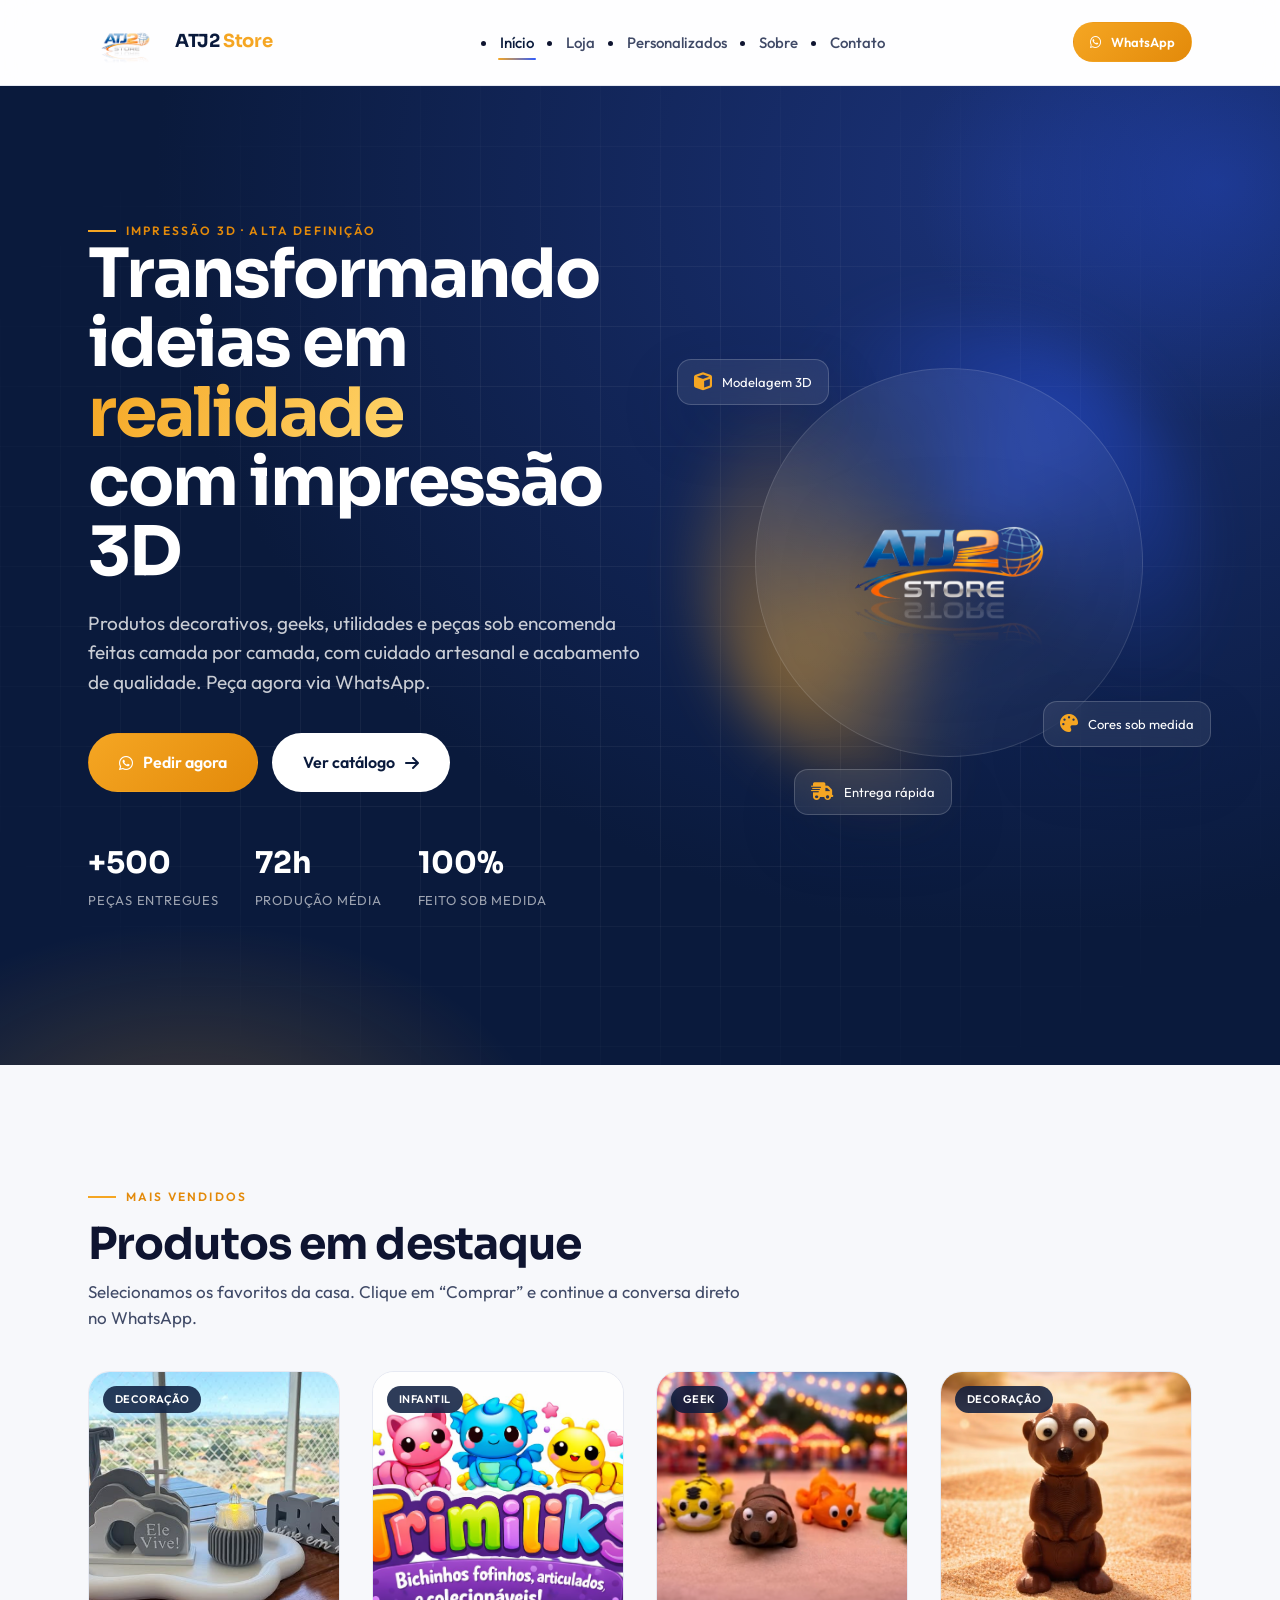
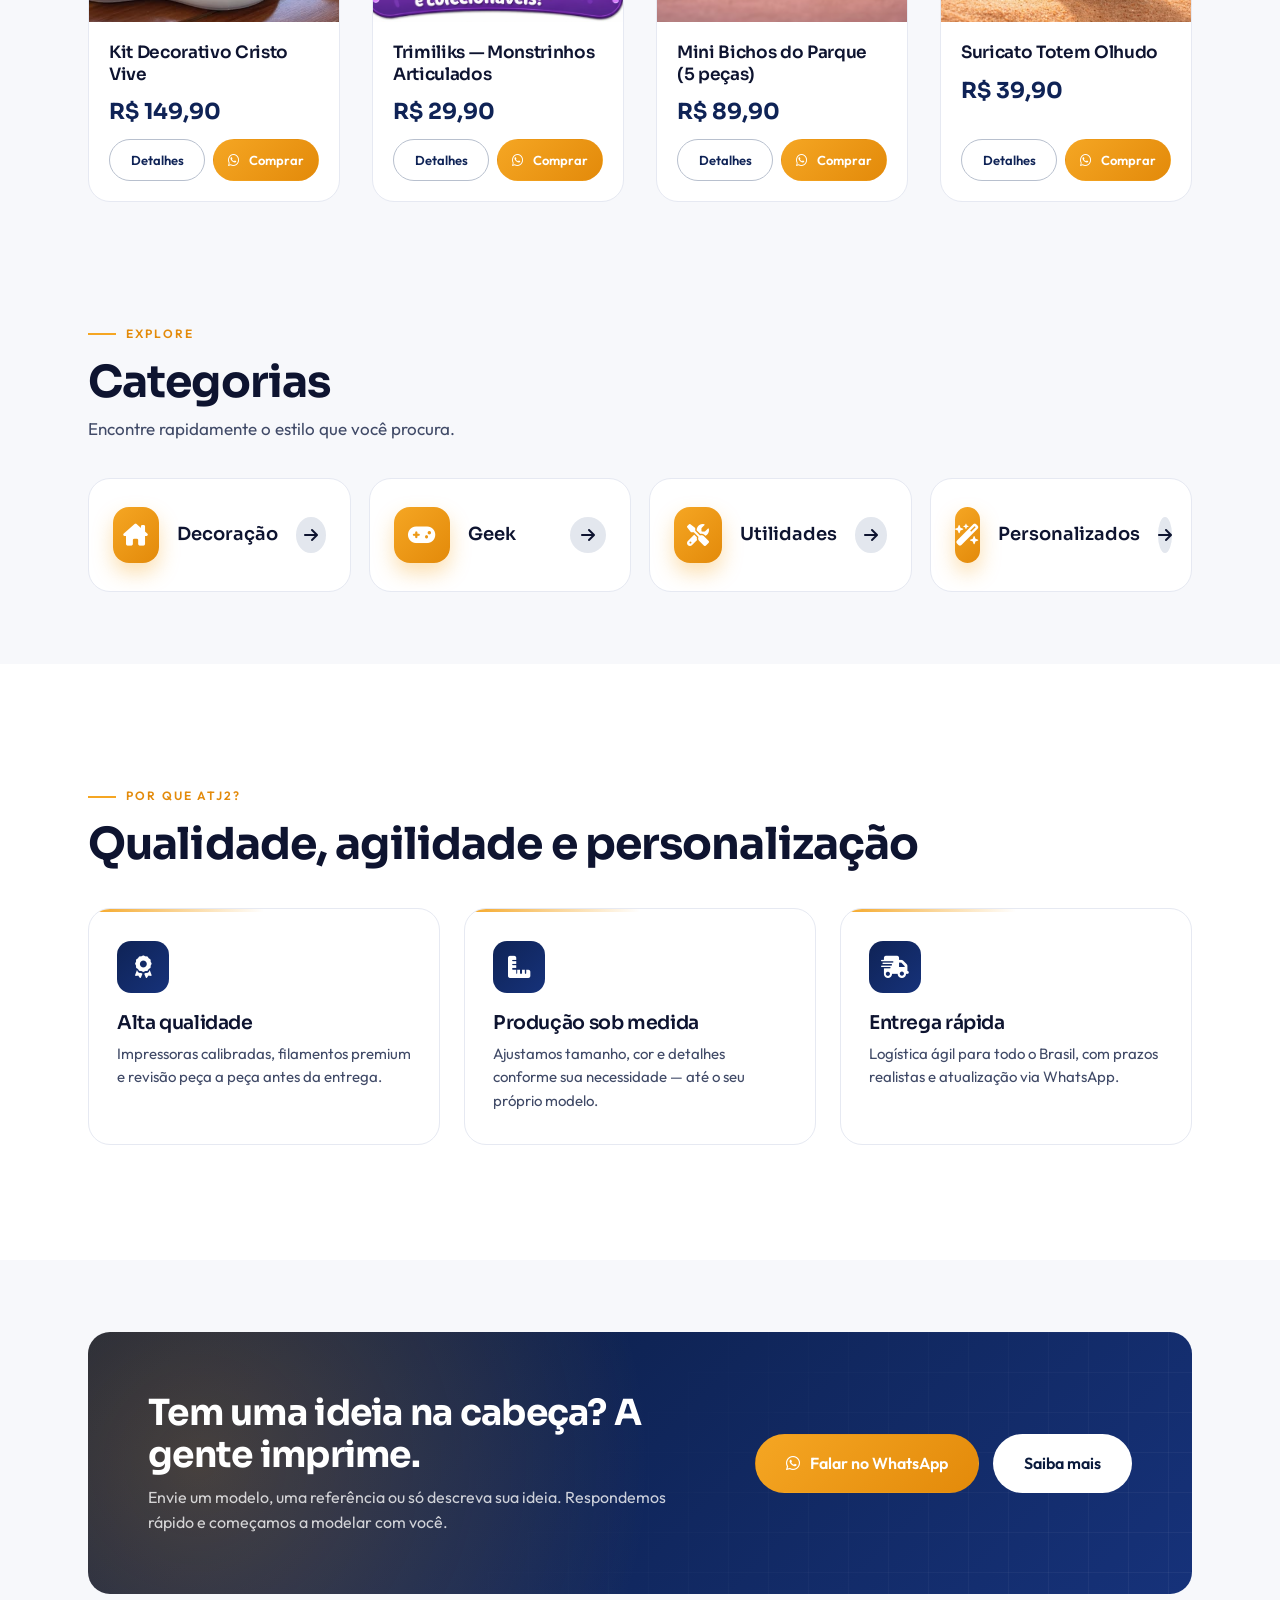
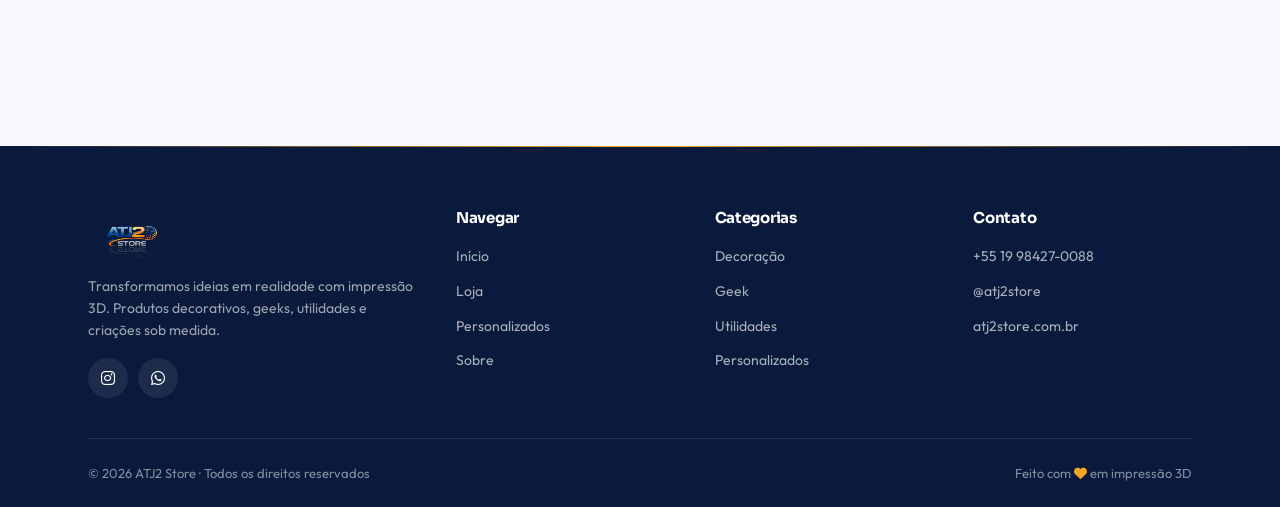
<file: index.html>
<!DOCTYPE html>
<html lang="pt-BR">
<head>
  <meta charset="UTF-8" />
  <meta name="viewport" content="width=device-width, initial-scale=1.0" />
  <title>ATJ2 Store | Impressões 3D</title>
  <meta name="description" content="Impressões 3D personalizadas com qualidade e rapidez. Peça já pelo WhatsApp!" />
  <meta name="theme-color" content="#0A1A3C" />
  <link rel="icon" type="image/png" href="images/logo.png" />

  <!-- Fontes: Sora (títulos) + Outfit (corpo) -->
  <link rel="preconnect" href="https://fonts.googleapis.com">
  <link rel="preconnect" href="https://fonts.gstatic.com" crossorigin>
  <link href="https://fonts.googleapis.com/css2?family=Sora:wght@500;600;700&family=Outfit:wght@300;400;500;600&display=swap" rel="stylesheet">

  <!-- FontAwesome -->
  <link rel="stylesheet" href="https://cdnjs.cloudflare.com/ajax/libs/font-awesome/6.5.2/css/all.min.css">

  <link rel="stylesheet" href="css/styles.css" />
</head>
<body>

  <!-- Header -->
  <header class="site-header">
    <div class="container">
      <nav class="nav" data-testid="main-nav">
        <a href="index.html" class="nav__brand" data-testid="nav-brand">
          <img src="images/logo.png" alt="ATJ2 Store" />
          <span class="nav__brand-name">ATJ2 <span>Store</span></span>
        </a>
        <ul class="nav__menu" data-testid="nav-menu" role="menubar">
          <li><a href="index.html"        data-nav-link>Início</a></li>
          <li><a href="loja.html"         data-nav-link>Loja</a></li>
          <li><a href="personalizados.html" data-nav-link>Personalizados</a></li>
          <li><a href="sobre.html"        data-nav-link>Sobre</a></li>
          <li><a href="contato.html"      data-nav-link>Contato</a></li>
        </ul>
        <div class="nav__cta">
          <a class="btn btn--primary btn--sm"
             href="https://wa.me/5519984270088?text=Ol%C3%A1%2C%20vim%20pelo%20site%20atj2store.com.br%20e%20gostaria%20de%20conhecer%20os%20produtos!"
             target="_blank" rel="noopener" data-testid="header-whatsapp">
            <i class="fa-brands fa-whatsapp"></i> WhatsApp
          </a>
          <button class="nav__toggle" type="button" aria-expanded="false"
                  data-testid="nav-toggle" aria-label="Abrir menu">
            <i class="fa-solid fa-bars"></i>
          </button>
        </div>
      </nav>
    </div>
  </header>

  <!-- Hero -->
  <section class="hero" data-testid="home-hero">
    <div class="container hero__inner">
      <div>
        <span class="eyebrow">Impressão 3D · Alta definição</span>
        <h1 class="hero__title">
          Transformando<br>ideias em <em>realidade</em><br>com impressão 3D
        </h1>
        <p class="hero__subtitle">
          Produtos decorativos, geeks, utilidades e peças sob encomenda feitas camada por camada,
          com cuidado artesanal e acabamento de qualidade. Peça agora via WhatsApp.
        </p>
        <div class="hero__actions">
          <a class="btn btn--primary btn--lg"
             href="https://wa.me/5519984270088?text=Ol%C3%A1%2C%20vim%20pelo%20site%20atj2store.com.br%20e%20gostaria%20de%20falar%20com%20voc%C3%AAs!"
             target="_blank" rel="noopener" data-testid="hero-whatsapp">
            <i class="fa-brands fa-whatsapp"></i> Pedir agora
          </a>
          <a class="btn btn--light btn--lg" href="loja.html" data-testid="hero-shop">
            Ver catálogo <i class="fa-solid fa-arrow-right"></i>
          </a>
        </div>
        <div class="hero__stats">
          <div class="hero__stat"><strong>+500</strong><span>peças entregues</span></div>
          <div class="hero__stat"><strong>72h</strong><span>produção média</span></div>
          <div class="hero__stat"><strong>100%</strong><span>feito sob medida</span></div>
        </div>
      </div>

      <div class="hero__visual" aria-hidden="true">
        <div class="hero__visual-ring"></div>
        <div class="hero__visual-logo">
          <img src="images/logo.png" alt="" />
        </div>
        <div class="hero__visual-float hero__visual-float--1">
          <i class="fa-solid fa-cube"></i> Modelagem 3D
        </div>
        <div class="hero__visual-float hero__visual-float--2">
          <i class="fa-solid fa-palette"></i> Cores sob medida
        </div>
        <div class="hero__visual-float hero__visual-float--3">
          <i class="fa-solid fa-truck-fast"></i> Entrega rápida
        </div>
      </div>
    </div>
  </section>

  <!-- Destaques -->
  <section class="section" data-testid="highlights-section">
    <div class="container">
      <div data-reveal>
        <span class="eyebrow">Mais vendidos</span>
        <h2 class="section-title">Produtos em destaque</h2>
        <p class="section-lead">Selecionamos os favoritos da casa. Clique em “Comprar” e continue a conversa direto no WhatsApp.</p>
      </div>
      <div class="products-grid" data-testid="highlights-grid" style="margin-top:40px"></div>
    </div>
  </section>

  <!-- Categorias -->
  <section class="section section--tight" style="padding-top:0" data-testid="categories-section">
    <div class="container">
      <div data-reveal>
        <span class="eyebrow">Explore</span>
        <h2 class="section-title">Categorias</h2>
        <p class="section-lead">Encontre rapidamente o estilo que você procura.</p>
      </div>
      <div class="cats-grid" data-testid="categories-grid" style="margin-top:36px"></div>
    </div>
  </section>

  <!-- Benefícios -->
  <section class="section" style="background:#fff" data-testid="benefits-section">
    <div class="container">
      <div data-reveal>
        <span class="eyebrow">Por que ATJ2?</span>
        <h2 class="section-title">Qualidade, agilidade e personalização</h2>
      </div>
      <div class="benefits-grid" style="margin-top:40px">
        <div class="benefit" data-reveal>
          <div class="benefit__icon"><i class="fa-solid fa-award"></i></div>
          <h3>Alta qualidade</h3>
          <p>Impressoras calibradas, filamentos premium e revisão peça a peça antes da entrega.</p>
        </div>
        <div class="benefit" data-reveal style="--d:120ms">
          <div class="benefit__icon"><i class="fa-solid fa-ruler-combined"></i></div>
          <h3>Produção sob medida</h3>
          <p>Ajustamos tamanho, cor e detalhes conforme sua necessidade — até o seu próprio modelo.</p>
        </div>
        <div class="benefit" data-reveal style="--d:240ms">
          <div class="benefit__icon"><i class="fa-solid fa-truck-fast"></i></div>
          <h3>Entrega rápida</h3>
          <p>Logística ágil para todo o Brasil, com prazos realistas e atualização via WhatsApp.</p>
        </div>
      </div>
    </div>
  </section>

  <!-- CTA -->
  <section class="section section--tight">
    <div class="container">
      <div class="cta-strip" data-reveal data-testid="home-cta">
        <div>
          <h2>Tem uma ideia na cabeça? A gente imprime.</h2>
          <p>Envie um modelo, uma referência ou só descreva sua ideia. Respondemos rápido e começamos a modelar com você.</p>
        </div>
        <div class="cta-strip__actions">
          <a class="btn btn--primary btn--lg"
             href="https://wa.me/5519984270088?text=Ol%C3%A1%2C%20gostaria%20de%20solicitar%20um%20produto%20personalizado%20em%20impress%C3%A3o%203D"
             target="_blank" rel="noopener" data-testid="cta-whatsapp">
            <i class="fa-brands fa-whatsapp"></i> Falar no WhatsApp
          </a>
          <a class="btn btn--light btn--lg" href="personalizados.html" data-testid="cta-custom">
            Saiba mais
          </a>
        </div>
      </div>
    </div>
  </section>

  <!-- Footer -->
  <footer class="site-footer" data-testid="site-footer">
    <div class="container">
      <div class="footer-grid">
        <div class="footer-brand">
          <img src="images/logo.png" alt="ATJ2 Store" />
          <p>Transformamos ideias em realidade com impressão 3D. Produtos decorativos, geeks, utilidades e criações sob medida.</p>
          <div class="footer-social">
            <a href="https://www.instagram.com/atj2store/" target="_blank" rel="noopener" aria-label="Instagram" data-testid="footer-ig">
              <i class="fa-brands fa-instagram"></i>
            </a>
            <a href="https://wa.me/5519984270088" target="_blank" rel="noopener" aria-label="WhatsApp" data-testid="footer-wa">
              <i class="fa-brands fa-whatsapp"></i>
            </a>
          </div>
        </div>
        <div class="footer-col">
          <h4>Navegar</h4>
          <ul>
            <li><a href="index.html">Início</a></li>
            <li><a href="loja.html">Loja</a></li>
            <li><a href="personalizados.html">Personalizados</a></li>
            <li><a href="sobre.html">Sobre</a></li>
          </ul>
        </div>
        <div class="footer-col">
          <h4>Categorias</h4>
          <ul>
            <li><a href="loja.html?cat=decoracao">Decoração</a></li>
            <li><a href="loja.html?cat=geek">Geek</a></li>
            <li><a href="loja.html?cat=utilidades">Utilidades</a></li>
            <li><a href="loja.html?cat=personalizados">Personalizados</a></li>
          </ul>
        </div>
        <div class="footer-col">
          <h4>Contato</h4>
          <ul>
            <li><a href="https://wa.me/5519984270088" target="_blank" rel="noopener">+55 19 98427-0088</a></li>
            <li><a href="https://www.instagram.com/atj2store/" target="_blank" rel="noopener">@atj2store</a></li>
            <li><a href="https://atj2store.com.br">atj2store.com.br</a></li>
          </ul>
        </div>
      </div>
      <div class="footer-bottom">
        <span>© <span data-year>2025</span> ATJ2 Store · Todos os direitos reservados</span>
        <span>Feito com <i class="fa-solid fa-heart" style="color:#F5A623"></i> em impressão 3D</span>
      </div>
    </div>
  </footer>

  <!-- Botão flutuante WhatsApp -->
  <a class="fab-whatsapp"
     href="https://wa.me/5519984270088?text=Ol%C3%A1%2C%20vim%20pelo%20site%20atj2store.com.br%20e%20gostaria%20de%20falar%20com%20voc%C3%AAs!"
     target="_blank" rel="noopener" aria-label="Falar no WhatsApp"
     data-testid="floating-whatsapp">
    <i class="fa-brands fa-whatsapp"></i>
  </a>

  <!-- Scripts -->
  <script src="js/products.js"></script>
  <script src="js/main.js"></script>
  <script src="js/home.js"></script>
</body>
</html>
</file>
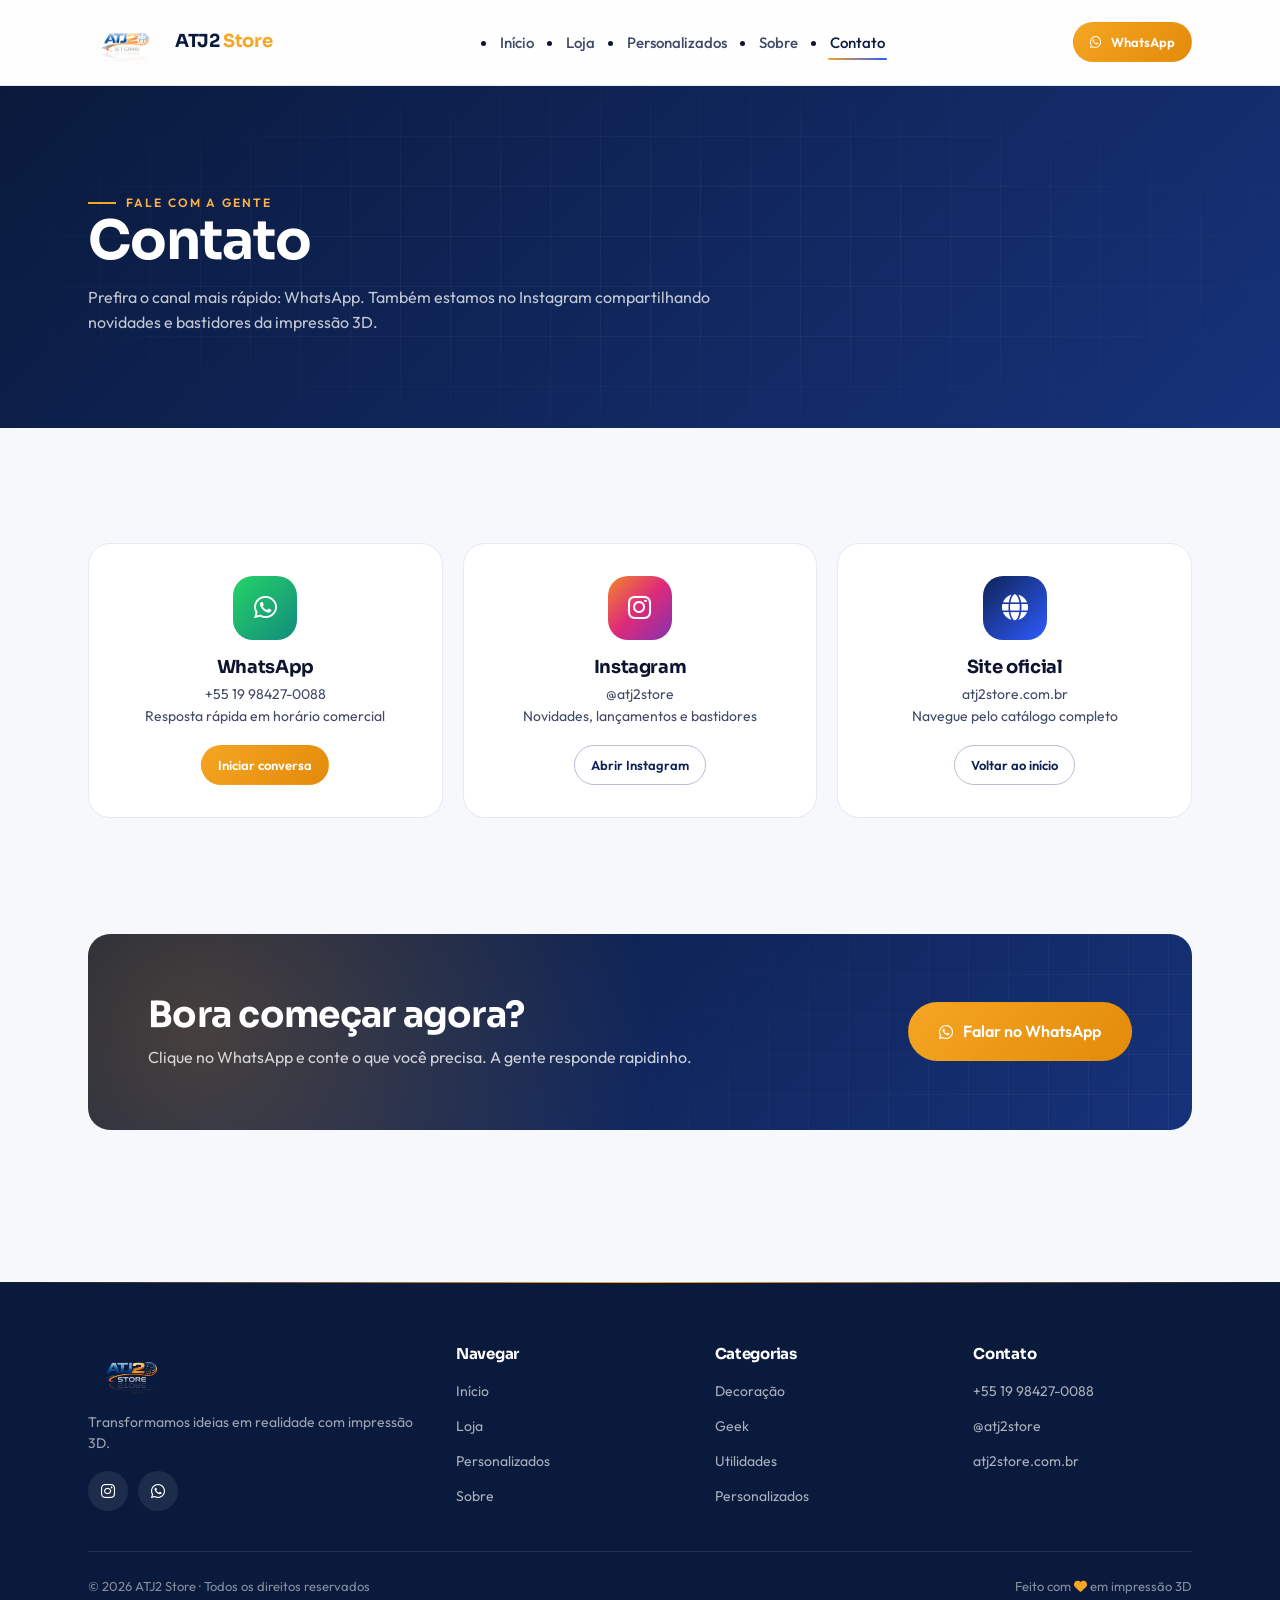
<file: contato.html>
<!DOCTYPE html>
<html lang="pt-BR">
<head>
  <meta charset="UTF-8" />
  <meta name="viewport" content="width=device-width, initial-scale=1.0" />
  <title>Contato | ATJ2 Store</title>
  <meta name="description" content="Fale com a ATJ2 Store pelo WhatsApp ou Instagram. Impressões 3D com qualidade e rapidez." />
  <meta name="theme-color" content="#0A1A3C" />
  <link rel="icon" type="image/png" href="images/logo.png" />
  <link rel="preconnect" href="https://fonts.googleapis.com">
  <link rel="preconnect" href="https://fonts.gstatic.com" crossorigin>
  <link href="https://fonts.googleapis.com/css2?family=Sora:wght@500;600;700&family=Outfit:wght@300;400;500;600&display=swap" rel="stylesheet">
  <link rel="stylesheet" href="https://cdnjs.cloudflare.com/ajax/libs/font-awesome/6.5.2/css/all.min.css">
  <link rel="stylesheet" href="css/styles.css" />
</head>
<body>

  <header class="site-header">
    <div class="container">
      <nav class="nav">
        <a href="index.html" class="nav__brand">
          <img src="images/logo.png" alt="ATJ2 Store" />
          <span class="nav__brand-name">ATJ2 <span>Store</span></span>
        </a>
        <ul class="nav__menu" data-testid="nav-menu">
          <li><a href="index.html"           data-nav-link>Início</a></li>
          <li><a href="loja.html"            data-nav-link>Loja</a></li>
          <li><a href="personalizados.html"  data-nav-link>Personalizados</a></li>
          <li><a href="sobre.html"           data-nav-link>Sobre</a></li>
          <li><a href="contato.html"         data-nav-link>Contato</a></li>
        </ul>
        <div class="nav__cta">
          <a class="btn btn--primary btn--sm"
             href="https://wa.me/5519984270088?text=Ol%C3%A1%2C%20vim%20pelo%20site%20atj2store.com.br"
             target="_blank" rel="noopener">
            <i class="fa-brands fa-whatsapp"></i> WhatsApp
          </a>
          <button class="nav__toggle" data-testid="nav-toggle" aria-expanded="false" aria-label="Abrir menu">
            <i class="fa-solid fa-bars"></i>
          </button>
        </div>
      </nav>
    </div>
  </header>

  <section class="page-head">
    <div class="container">
      <span class="eyebrow" style="color:#FFB347">Fale com a gente</span>
      <h1>Contato</h1>
      <p>Prefira o canal mais rápido: WhatsApp. Também estamos no Instagram compartilhando novidades e bastidores da impressão 3D.</p>
    </div>
  </section>

  <section class="section">
    <div class="container">
      <div class="contact-grid">
        <a class="contact-card"
           href="https://wa.me/5519984270088?text=Ol%C3%A1%2C%20vim%20pelo%20site%20atj2store.com.br%20e%20gostaria%20de%20falar%20com%20voc%C3%AAs!"
           target="_blank" rel="noopener" data-testid="contact-whatsapp">
          <div class="contact-card__icon contact-card__icon--wa">
            <i class="fa-brands fa-whatsapp"></i>
          </div>
          <h3>WhatsApp</h3>
          <p>+55 19 98427-0088<br>Resposta rápida em horário comercial</p>
          <span class="btn btn--primary btn--sm">Iniciar conversa</span>
        </a>

        <a class="contact-card"
           href="https://www.instagram.com/atj2store/"
           target="_blank" rel="noopener" data-testid="contact-instagram">
          <div class="contact-card__icon contact-card__icon--ig">
            <i class="fa-brands fa-instagram"></i>
          </div>
          <h3>Instagram</h3>
          <p>@atj2store<br>Novidades, lançamentos e bastidores</p>
          <span class="btn btn--ghost btn--sm">Abrir Instagram</span>
        </a>

        <a class="contact-card" href="https://atj2store.com.br" data-testid="contact-site">
          <div class="contact-card__icon contact-card__icon--site">
            <i class="fa-solid fa-globe"></i>
          </div>
          <h3>Site oficial</h3>
          <p>atj2store.com.br<br>Navegue pelo catálogo completo</p>
          <span class="btn btn--ghost btn--sm">Voltar ao início</span>
        </a>
      </div>
    </div>
  </section>

  <!-- CTA -->
  <section class="section section--tight" style="padding-top:0">
    <div class="container">
      <div class="cta-strip" data-reveal>
        <div>
          <h2>Bora começar agora?</h2>
          <p>Clique no WhatsApp e conte o que você precisa. A gente responde rapidinho.</p>
        </div>
        <div class="cta-strip__actions">
          <a class="btn btn--primary btn--lg"
             href="https://wa.me/5519984270088?text=Ol%C3%A1%2C%20vim%20pelo%20site%20atj2store.com.br"
             target="_blank" rel="noopener">
            <i class="fa-brands fa-whatsapp"></i> Falar no WhatsApp
          </a>
        </div>
      </div>
    </div>
  </section>

  <footer class="site-footer">
    <div class="container">
      <div class="footer-grid">
        <div class="footer-brand">
          <img src="images/logo.png" alt="ATJ2 Store" />
          <p>Transformamos ideias em realidade com impressão 3D.</p>
          <div class="footer-social">
            <a href="https://www.instagram.com/atj2store/" target="_blank" rel="noopener" aria-label="Instagram"><i class="fa-brands fa-instagram"></i></a>
            <a href="https://wa.me/5519984270088" target="_blank" rel="noopener" aria-label="WhatsApp"><i class="fa-brands fa-whatsapp"></i></a>
          </div>
        </div>
        <div class="footer-col">
          <h4>Navegar</h4>
          <ul>
            <li><a href="index.html">Início</a></li>
            <li><a href="loja.html">Loja</a></li>
            <li><a href="personalizados.html">Personalizados</a></li>
            <li><a href="sobre.html">Sobre</a></li>
          </ul>
        </div>
        <div class="footer-col">
          <h4>Categorias</h4>
          <ul>
            <li><a href="loja.html?cat=decoracao">Decoração</a></li>
            <li><a href="loja.html?cat=geek">Geek</a></li>
            <li><a href="loja.html?cat=utilidades">Utilidades</a></li>
            <li><a href="loja.html?cat=personalizados">Personalizados</a></li>
          </ul>
        </div>
        <div class="footer-col">
          <h4>Contato</h4>
          <ul>
            <li><a href="https://wa.me/5519984270088" target="_blank" rel="noopener">+55 19 98427-0088</a></li>
            <li><a href="https://www.instagram.com/atj2store/" target="_blank" rel="noopener">@atj2store</a></li>
            <li><a href="https://atj2store.com.br">atj2store.com.br</a></li>
          </ul>
        </div>
      </div>
      <div class="footer-bottom">
        <span>© <span data-year>2025</span> ATJ2 Store · Todos os direitos reservados</span>
        <span>Feito com <i class="fa-solid fa-heart" style="color:#F5A623"></i> em impressão 3D</span>
      </div>
    </div>
  </footer>

  <a class="fab-whatsapp"
     href="https://wa.me/5519984270088?text=Ol%C3%A1%2C%20vim%20pelo%20site%20atj2store.com.br"
     target="_blank" rel="noopener" aria-label="Falar no WhatsApp" data-testid="floating-whatsapp">
    <i class="fa-brands fa-whatsapp"></i>
  </a>

  <script src="js/products.js"></script>
  <script src="js/main.js"></script>
</body>
</html>
</file>
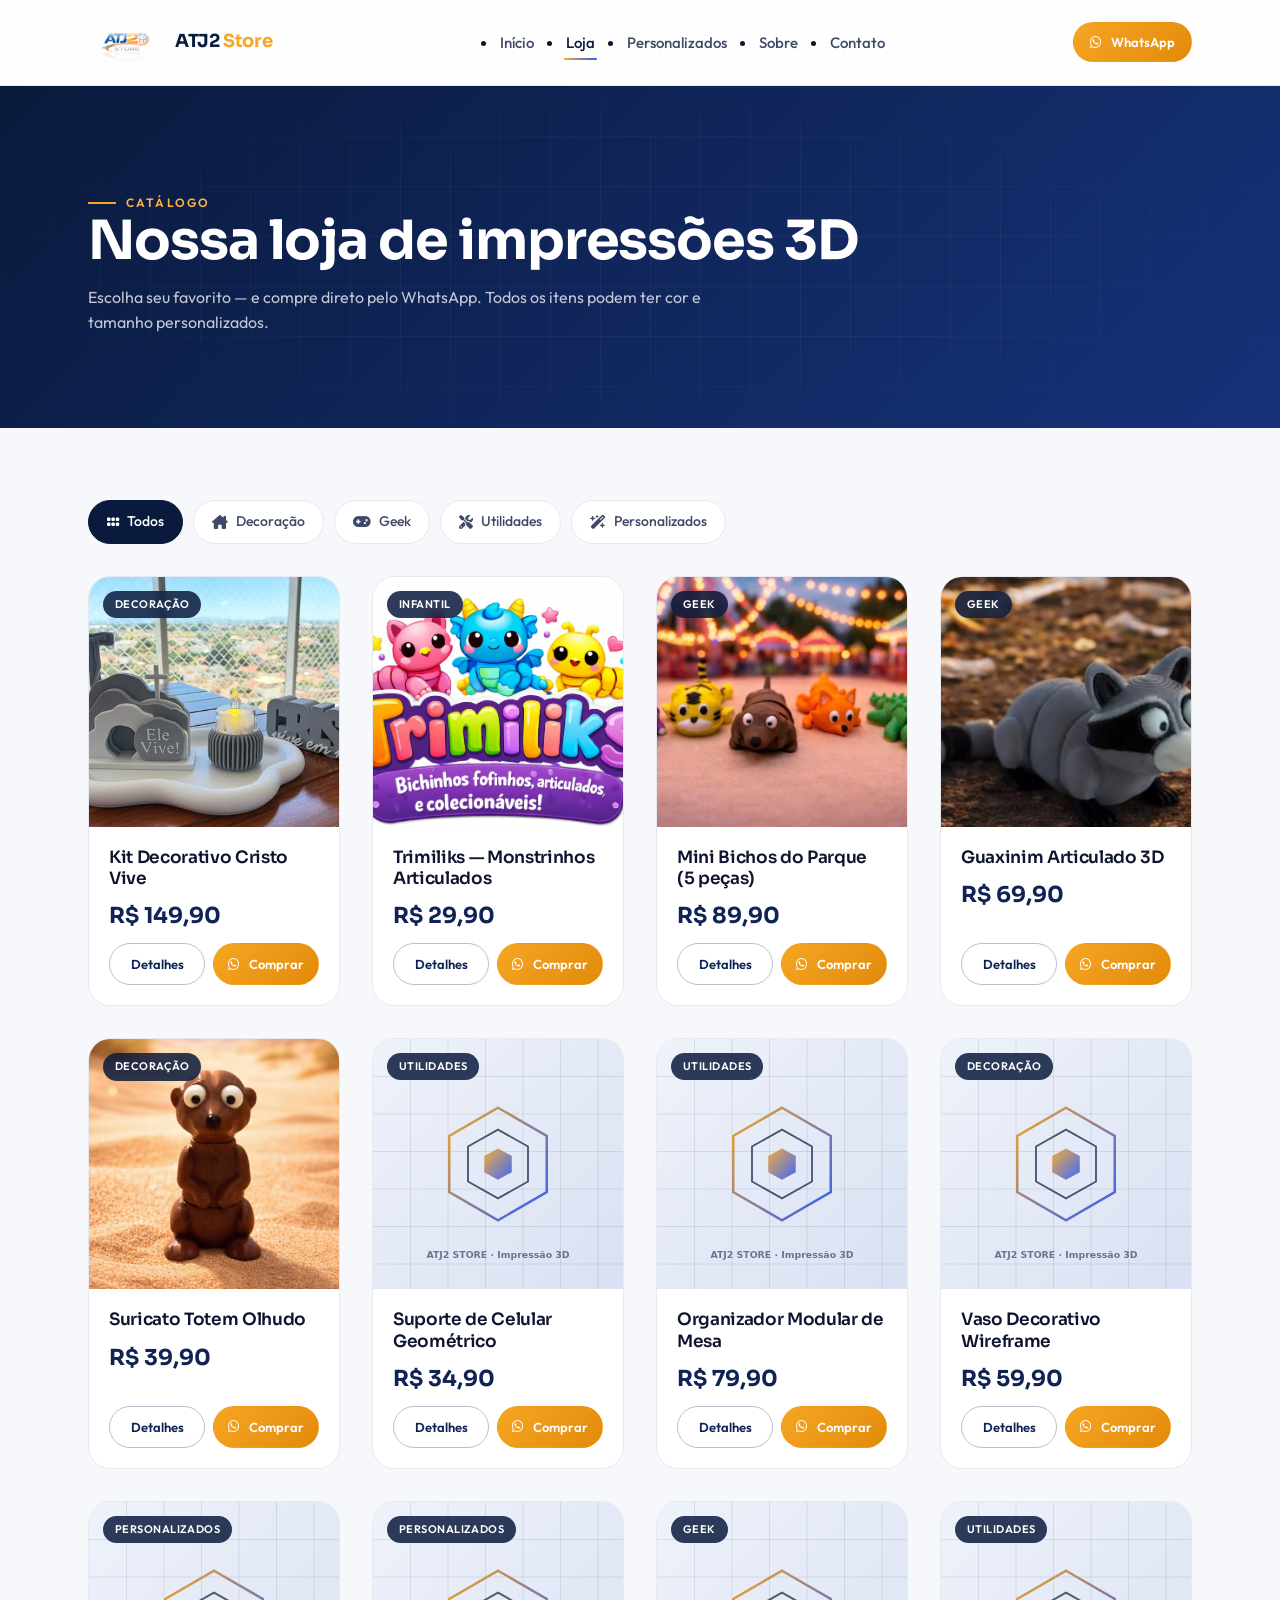
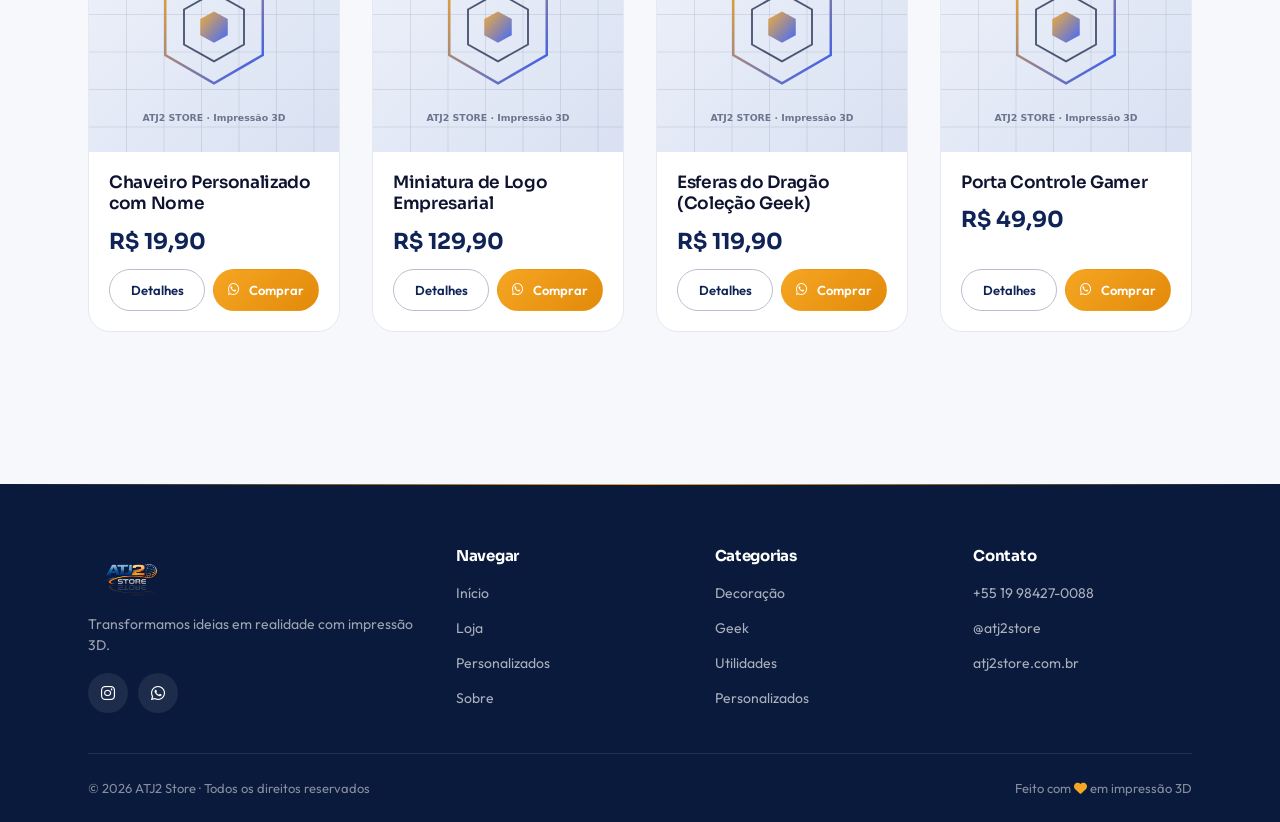
<file: loja.html>
<!DOCTYPE html>
<html lang="pt-BR">
<head>
  <meta charset="UTF-8" />
  <meta name="viewport" content="width=device-width, initial-scale=1.0" />
  <title>Loja | ATJ2 Store</title>
  <meta name="description" content="Explore produtos de impressão 3D da ATJ2 Store: decoração, geek, utilidades e personalizados." />
  <meta name="theme-color" content="#0A1A3C" />
  <link rel="icon" type="image/png" href="images/logo.png" />
  <link rel="preconnect" href="https://fonts.googleapis.com">
  <link rel="preconnect" href="https://fonts.gstatic.com" crossorigin>
  <link href="https://fonts.googleapis.com/css2?family=Sora:wght@500;600;700&family=Outfit:wght@300;400;500;600&display=swap" rel="stylesheet">
  <link rel="stylesheet" href="https://cdnjs.cloudflare.com/ajax/libs/font-awesome/6.5.2/css/all.min.css">
  <link rel="stylesheet" href="css/styles.css" />
</head>
<body>

  <!-- Header -->
  <header class="site-header">
    <div class="container">
      <nav class="nav">
        <a href="index.html" class="nav__brand">
          <img src="images/logo.png" alt="ATJ2 Store" />
          <span class="nav__brand-name">ATJ2 <span>Store</span></span>
        </a>
        <ul class="nav__menu" data-testid="nav-menu">
          <li><a href="index.html"           data-nav-link>Início</a></li>
          <li><a href="loja.html"            data-nav-link>Loja</a></li>
          <li><a href="personalizados.html"  data-nav-link>Personalizados</a></li>
          <li><a href="sobre.html"           data-nav-link>Sobre</a></li>
          <li><a href="contato.html"         data-nav-link>Contato</a></li>
        </ul>
        <div class="nav__cta">
          <a class="btn btn--primary btn--sm"
             href="https://wa.me/5519984270088?text=Ol%C3%A1%2C%20vim%20pelo%20site%20atj2store.com.br"
             target="_blank" rel="noopener" data-testid="header-whatsapp">
            <i class="fa-brands fa-whatsapp"></i> WhatsApp
          </a>
          <button class="nav__toggle" data-testid="nav-toggle" aria-expanded="false" aria-label="Abrir menu">
            <i class="fa-solid fa-bars"></i>
          </button>
        </div>
      </nav>
    </div>
  </header>

  <!-- Page head -->
  <section class="page-head" data-testid="shop-header">
    <div class="container">
      <span class="eyebrow" style="color:#FFB347">Catálogo</span>
      <h1>Nossa loja de impressões 3D</h1>
      <p>Escolha seu favorito — e compre direto pelo WhatsApp. Todos os itens podem ter cor e tamanho personalizados.</p>
    </div>
  </section>

  <!-- Grid -->
  <section class="section section--tight">
    <div class="container">
      <div class="shop-toolbar" data-testid="filters"></div>
      <div class="products-grid" data-testid="shop-grid"></div>
      <div class="empty-state" data-testid="shop-empty" hidden>
        <i class="fa-solid fa-box-open"></i>
        <h2>Nenhum produto nesta categoria</h2>
        <p>Experimente outro filtro ou fale com a gente no WhatsApp.</p>
      </div>
    </div>
  </section>

  <!-- Footer -->
  <footer class="site-footer">
    <div class="container">
      <div class="footer-grid">
        <div class="footer-brand">
          <img src="images/logo.png" alt="ATJ2 Store" />
          <p>Transformamos ideias em realidade com impressão 3D.</p>
          <div class="footer-social">
            <a href="https://www.instagram.com/atj2store/" target="_blank" rel="noopener" aria-label="Instagram"><i class="fa-brands fa-instagram"></i></a>
            <a href="https://wa.me/5519984270088" target="_blank" rel="noopener" aria-label="WhatsApp"><i class="fa-brands fa-whatsapp"></i></a>
          </div>
        </div>
        <div class="footer-col">
          <h4>Navegar</h4>
          <ul>
            <li><a href="index.html">Início</a></li>
            <li><a href="loja.html">Loja</a></li>
            <li><a href="personalizados.html">Personalizados</a></li>
            <li><a href="sobre.html">Sobre</a></li>
          </ul>
        </div>
        <div class="footer-col">
          <h4>Categorias</h4>
          <ul>
            <li><a href="loja.html?cat=decoracao">Decoração</a></li>
            <li><a href="loja.html?cat=geek">Geek</a></li>
            <li><a href="loja.html?cat=utilidades">Utilidades</a></li>
            <li><a href="loja.html?cat=personalizados">Personalizados</a></li>
          </ul>
        </div>
        <div class="footer-col">
          <h4>Contato</h4>
          <ul>
            <li><a href="https://wa.me/5519984270088" target="_blank" rel="noopener">+55 19 98427-0088</a></li>
            <li><a href="https://www.instagram.com/atj2store/" target="_blank" rel="noopener">@atj2store</a></li>
            <li><a href="https://atj2store.com.br">atj2store.com.br</a></li>
          </ul>
        </div>
      </div>
      <div class="footer-bottom">
        <span>© <span data-year>2025</span> ATJ2 Store · Todos os direitos reservados</span>
        <span>Feito com <i class="fa-solid fa-heart" style="color:#F5A623"></i> em impressão 3D</span>
      </div>
    </div>
  </footer>

  <a class="fab-whatsapp"
     href="https://wa.me/5519984270088?text=Ol%C3%A1%2C%20vim%20pelo%20site%20atj2store.com.br"
     target="_blank" rel="noopener" aria-label="Falar no WhatsApp" data-testid="floating-whatsapp">
    <i class="fa-brands fa-whatsapp"></i>
  </a>

  <script src="js/products.js"></script>
  <script src="js/main.js"></script>
  <script src="js/loja.js"></script>
</body>
</html>
</file>
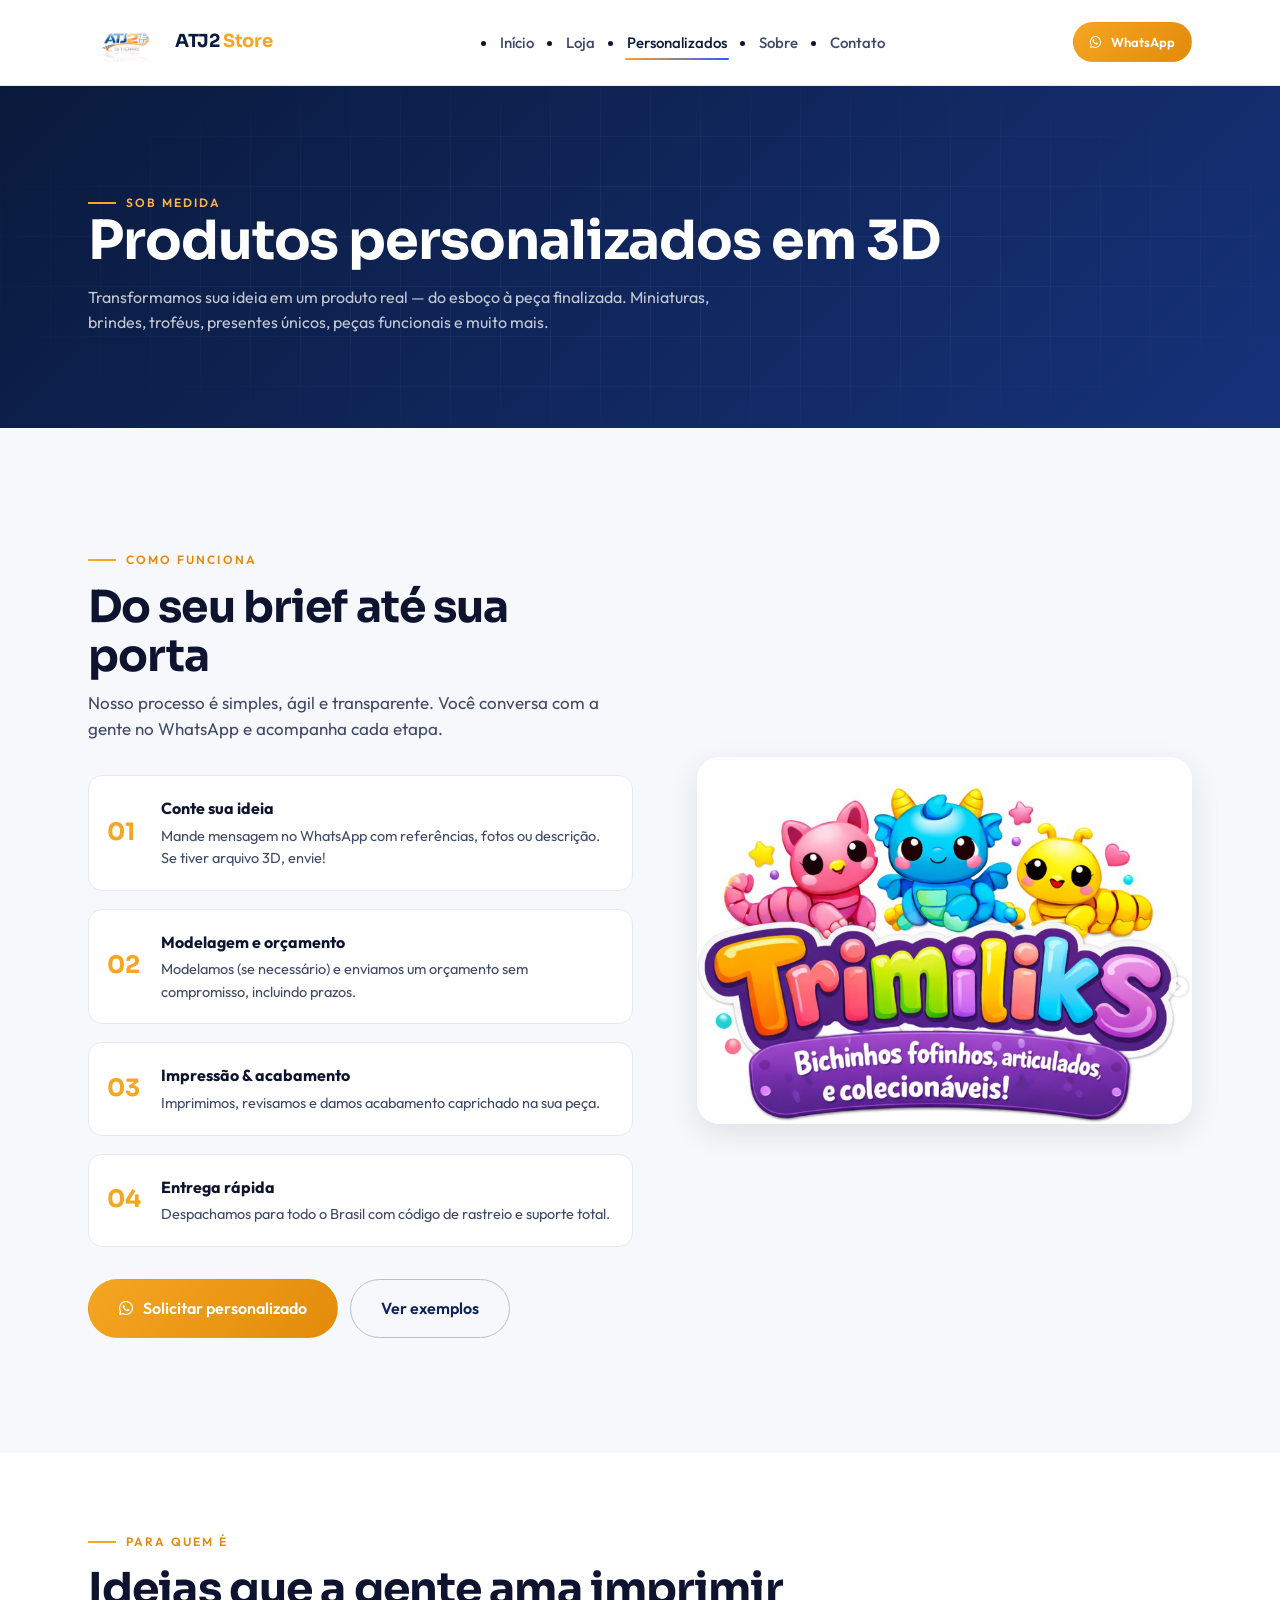
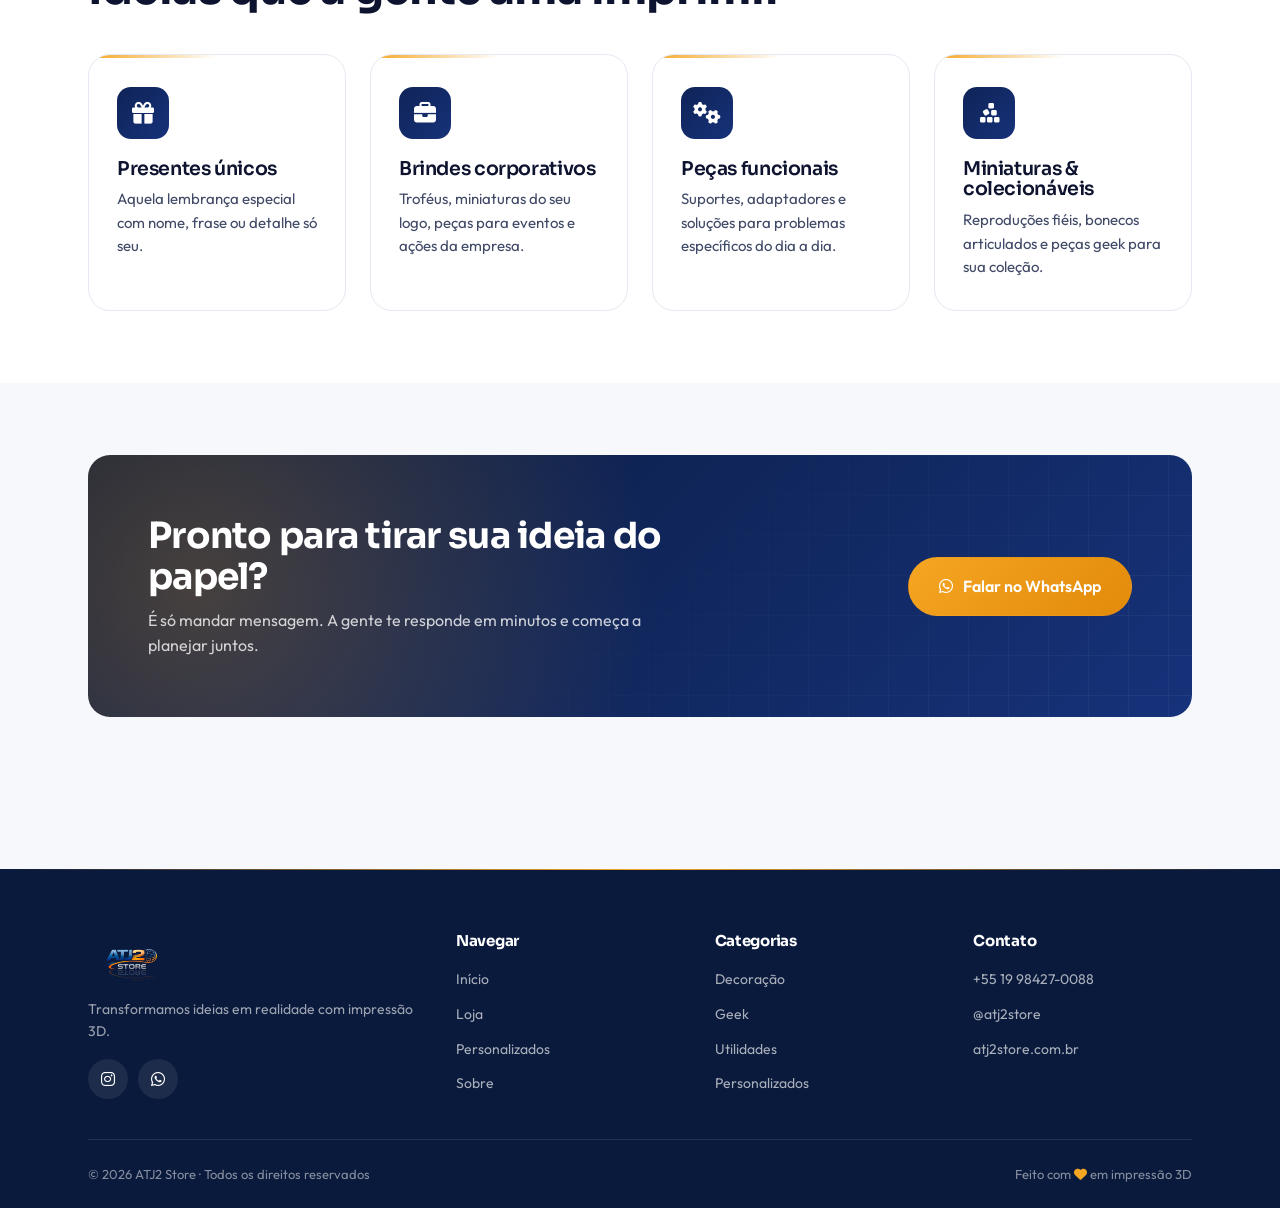
<file: personalizados.html>
<!DOCTYPE html>
<html lang="pt-BR">
<head>
  <meta charset="UTF-8" />
  <meta name="viewport" content="width=device-width, initial-scale=1.0" />
  <title>Personalizados | ATJ2 Store</title>
  <meta name="description" content="Peça produtos 3D personalizados sob medida: brindes, miniaturas, presentes, troféus, peças funcionais e mais." />
  <meta name="theme-color" content="#0A1A3C" />
  <link rel="icon" type="image/png" href="images/logo.png" />
  <link rel="preconnect" href="https://fonts.googleapis.com">
  <link rel="preconnect" href="https://fonts.gstatic.com" crossorigin>
  <link href="https://fonts.googleapis.com/css2?family=Sora:wght@500;600;700&family=Outfit:wght@300;400;500;600&display=swap" rel="stylesheet">
  <link rel="stylesheet" href="https://cdnjs.cloudflare.com/ajax/libs/font-awesome/6.5.2/css/all.min.css">
  <link rel="stylesheet" href="css/styles.css" />
</head>
<body>

  <header class="site-header">
    <div class="container">
      <nav class="nav">
        <a href="index.html" class="nav__brand">
          <img src="images/logo.png" alt="ATJ2 Store" />
          <span class="nav__brand-name">ATJ2 <span>Store</span></span>
        </a>
        <ul class="nav__menu" data-testid="nav-menu">
          <li><a href="index.html"           data-nav-link>Início</a></li>
          <li><a href="loja.html"            data-nav-link>Loja</a></li>
          <li><a href="personalizados.html"  data-nav-link>Personalizados</a></li>
          <li><a href="sobre.html"           data-nav-link>Sobre</a></li>
          <li><a href="contato.html"         data-nav-link>Contato</a></li>
        </ul>
        <div class="nav__cta">
          <a class="btn btn--primary btn--sm"
             href="https://wa.me/5519984270088?text=Ol%C3%A1%2C%20vim%20pelo%20site%20atj2store.com.br"
             target="_blank" rel="noopener">
            <i class="fa-brands fa-whatsapp"></i> WhatsApp
          </a>
          <button class="nav__toggle" data-testid="nav-toggle" aria-expanded="false" aria-label="Abrir menu">
            <i class="fa-solid fa-bars"></i>
          </button>
        </div>
      </nav>
    </div>
  </header>

  <section class="page-head">
    <div class="container">
      <span class="eyebrow" style="color:#FFB347">Sob medida</span>
      <h1>Produtos personalizados em 3D</h1>
      <p>Transformamos sua ideia em um produto real — do esboço à peça finalizada. Miniaturas, brindes, troféus, presentes únicos, peças funcionais e muito mais.</p>
    </div>
  </section>

  <section class="section">
    <div class="container">
      <div class="content-grid">
        <div data-reveal>
          <span class="eyebrow">Como funciona</span>
          <h2 class="section-title">Do seu brief até sua porta</h2>
          <p class="lead">Nosso processo é simples, ágil e transparente. Você conversa com a gente no WhatsApp e acompanha cada etapa.</p>
          <ol class="steps">
            <li>
              <strong>Conte sua ideia</strong>
              <p>Mande mensagem no WhatsApp com referências, fotos ou descrição. Se tiver arquivo 3D, envie!</p>
            </li>
            <li>
              <strong>Modelagem e orçamento</strong>
              <p>Modelamos (se necessário) e enviamos um orçamento sem compromisso, incluindo prazos.</p>
            </li>
            <li>
              <strong>Impressão & acabamento</strong>
              <p>Imprimimos, revisamos e damos acabamento caprichado na sua peça.</p>
            </li>
            <li>
              <strong>Entrega rápida</strong>
              <p>Despachamos para todo o Brasil com código de rastreio e suporte total.</p>
            </li>
          </ol>
          <div class="gap-md" style="margin-top:32px">
            <a class="btn btn--primary btn--lg"
               href="https://wa.me/5519984270088?text=Ol%C3%A1%2C%20gostaria%20de%20solicitar%20um%20produto%20personalizado%20em%20impress%C3%A3o%203D"
               target="_blank" rel="noopener" data-testid="custom-whatsapp">
              <i class="fa-brands fa-whatsapp"></i> Solicitar personalizado
            </a>
            <a class="btn btn--ghost btn--lg" href="loja.html?cat=personalizados">Ver exemplos</a>
          </div>
        </div>

        <div data-reveal style="--d:160ms">
          <img src="images/prod-trimiliks.png" alt="Exemplo de produto personalizado" />
        </div>
      </div>
    </div>
  </section>

  <!-- Para quem -->
  <section class="section section--tight" style="background:#fff">
    <div class="container">
      <div data-reveal>
        <span class="eyebrow">Para quem é</span>
        <h2 class="section-title">Ideias que a gente ama imprimir</h2>
      </div>
      <div class="benefits-grid" style="margin-top:40px">
        <div class="benefit" data-reveal>
          <div class="benefit__icon"><i class="fa-solid fa-gift"></i></div>
          <h3>Presentes únicos</h3>
          <p>Aquela lembrança especial com nome, frase ou detalhe só seu.</p>
        </div>
        <div class="benefit" data-reveal style="--d:120ms">
          <div class="benefit__icon"><i class="fa-solid fa-briefcase"></i></div>
          <h3>Brindes corporativos</h3>
          <p>Troféus, miniaturas do seu logo, peças para eventos e ações da empresa.</p>
        </div>
        <div class="benefit" data-reveal style="--d:240ms">
          <div class="benefit__icon"><i class="fa-solid fa-gears"></i></div>
          <h3>Peças funcionais</h3>
          <p>Suportes, adaptadores e soluções para problemas específicos do dia a dia.</p>
        </div>
        <div class="benefit" data-reveal style="--d:360ms">
          <div class="benefit__icon"><i class="fa-solid fa-cubes-stacked"></i></div>
          <h3>Miniaturas & colecionáveis</h3>
          <p>Reproduções fiéis, bonecos articulados e peças geek para sua coleção.</p>
        </div>
      </div>
    </div>
  </section>

  <!-- CTA -->
  <section class="section section--tight">
    <div class="container">
      <div class="cta-strip" data-reveal>
        <div>
          <h2>Pronto para tirar sua ideia do papel?</h2>
          <p>É só mandar mensagem. A gente te responde em minutos e começa a planejar juntos.</p>
        </div>
        <div class="cta-strip__actions">
          <a class="btn btn--primary btn--lg"
             href="https://wa.me/5519984270088?text=Ol%C3%A1%2C%20gostaria%20de%20solicitar%20um%20produto%20personalizado%20em%20impress%C3%A3o%203D"
             target="_blank" rel="noopener">
            <i class="fa-brands fa-whatsapp"></i> Falar no WhatsApp
          </a>
        </div>
      </div>
    </div>
  </section>

  <footer class="site-footer">
    <div class="container">
      <div class="footer-grid">
        <div class="footer-brand">
          <img src="images/logo.png" alt="ATJ2 Store" />
          <p>Transformamos ideias em realidade com impressão 3D.</p>
          <div class="footer-social">
            <a href="https://www.instagram.com/atj2store/" target="_blank" rel="noopener" aria-label="Instagram"><i class="fa-brands fa-instagram"></i></a>
            <a href="https://wa.me/5519984270088" target="_blank" rel="noopener" aria-label="WhatsApp"><i class="fa-brands fa-whatsapp"></i></a>
          </div>
        </div>
        <div class="footer-col">
          <h4>Navegar</h4>
          <ul>
            <li><a href="index.html">Início</a></li>
            <li><a href="loja.html">Loja</a></li>
            <li><a href="personalizados.html">Personalizados</a></li>
            <li><a href="sobre.html">Sobre</a></li>
          </ul>
        </div>
        <div class="footer-col">
          <h4>Categorias</h4>
          <ul>
            <li><a href="loja.html?cat=decoracao">Decoração</a></li>
            <li><a href="loja.html?cat=geek">Geek</a></li>
            <li><a href="loja.html?cat=utilidades">Utilidades</a></li>
            <li><a href="loja.html?cat=personalizados">Personalizados</a></li>
          </ul>
        </div>
        <div class="footer-col">
          <h4>Contato</h4>
          <ul>
            <li><a href="https://wa.me/5519984270088" target="_blank" rel="noopener">+55 19 98427-0088</a></li>
            <li><a href="https://www.instagram.com/atj2store/" target="_blank" rel="noopener">@atj2store</a></li>
            <li><a href="https://atj2store.com.br">atj2store.com.br</a></li>
          </ul>
        </div>
      </div>
      <div class="footer-bottom">
        <span>© <span data-year>2025</span> ATJ2 Store · Todos os direitos reservados</span>
        <span>Feito com <i class="fa-solid fa-heart" style="color:#F5A623"></i> em impressão 3D</span>
      </div>
    </div>
  </footer>

  <a class="fab-whatsapp"
     href="https://wa.me/5519984270088?text=Ol%C3%A1%2C%20gostaria%20de%20solicitar%20um%20produto%20personalizado%20em%20impress%C3%A3o%203D"
     target="_blank" rel="noopener" aria-label="Falar no WhatsApp" data-testid="floating-whatsapp">
    <i class="fa-brands fa-whatsapp"></i>
  </a>

  <script src="js/products.js"></script>
  <script src="js/main.js"></script>
</body>
</html>
</file>
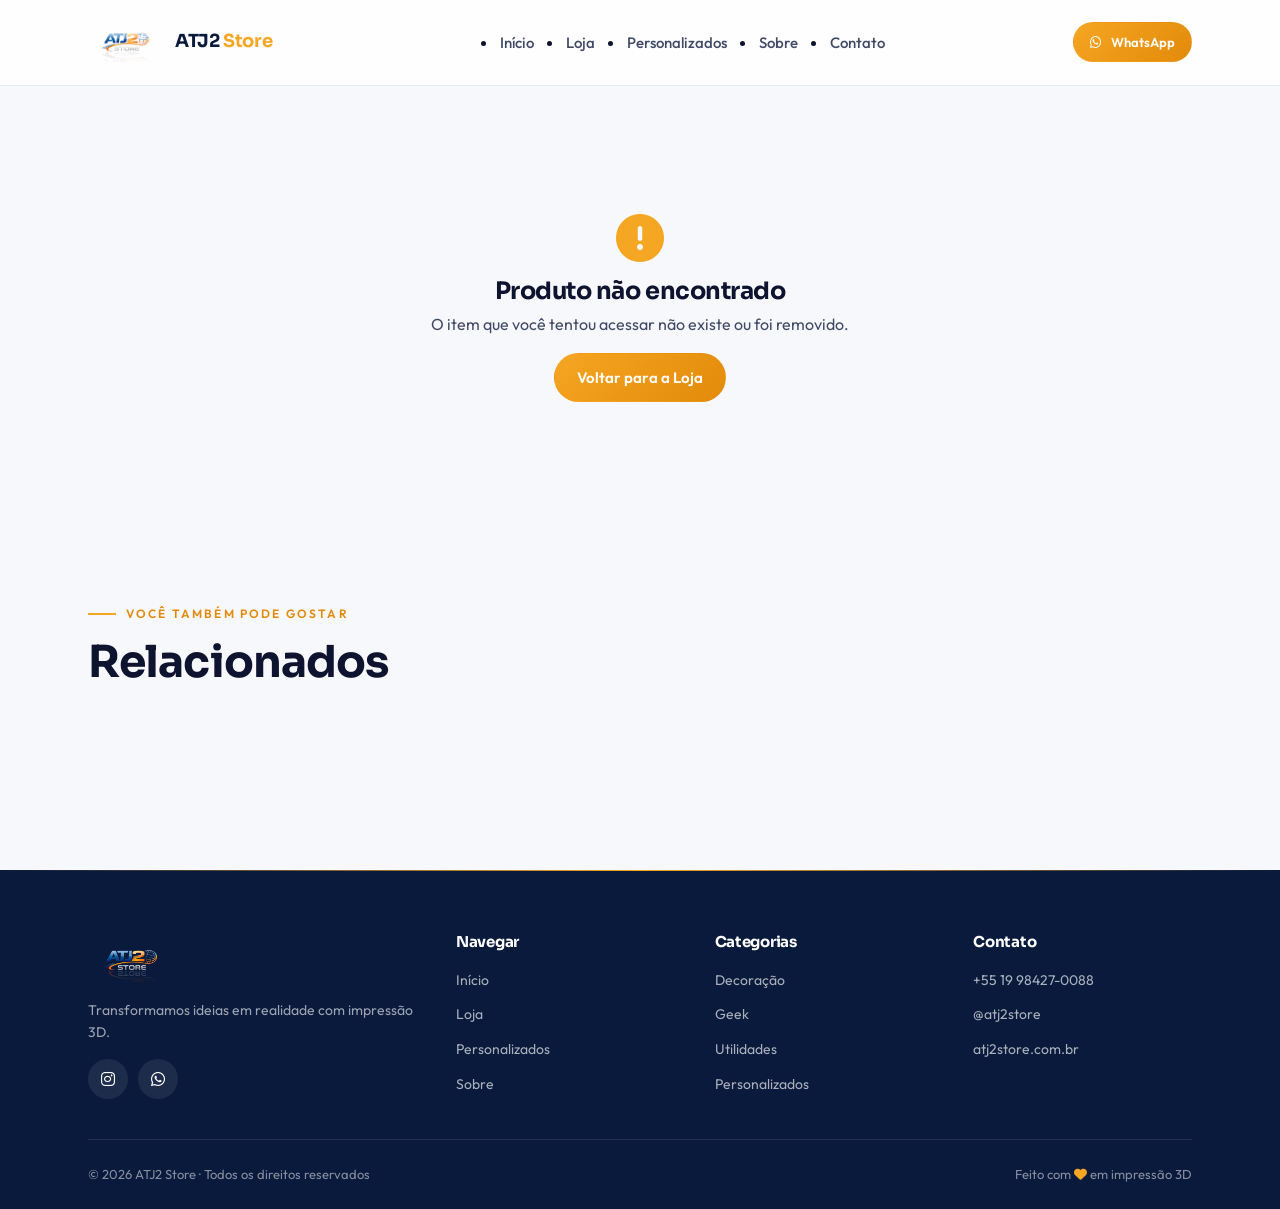
<file: produto.html>
<!DOCTYPE html>
<html lang="pt-BR">
<head>
  <meta charset="UTF-8" />
  <meta name="viewport" content="width=device-width, initial-scale=1.0" />
  <title>Produto | ATJ2 Store</title>
  <meta name="description" content="Detalhes do produto ATJ2 Store. Impressões 3D sob medida, com compra direto pelo WhatsApp." />
  <meta name="theme-color" content="#0A1A3C" />
  <link rel="icon" type="image/png" href="images/logo.png" />
  <link rel="preconnect" href="https://fonts.googleapis.com">
  <link rel="preconnect" href="https://fonts.gstatic.com" crossorigin>
  <link href="https://fonts.googleapis.com/css2?family=Sora:wght@500;600;700&family=Outfit:wght@300;400;500;600&display=swap" rel="stylesheet">
  <link rel="stylesheet" href="https://cdnjs.cloudflare.com/ajax/libs/font-awesome/6.5.2/css/all.min.css">
  <link rel="stylesheet" href="css/styles.css" />
</head>
<body>

  <header class="site-header">
    <div class="container">
      <nav class="nav">
        <a href="index.html" class="nav__brand">
          <img src="images/logo.png" alt="ATJ2 Store" />
          <span class="nav__brand-name">ATJ2 <span>Store</span></span>
        </a>
        <ul class="nav__menu" data-testid="nav-menu">
          <li><a href="index.html"           data-nav-link>Início</a></li>
          <li><a href="loja.html"            data-nav-link>Loja</a></li>
          <li><a href="personalizados.html"  data-nav-link>Personalizados</a></li>
          <li><a href="sobre.html"           data-nav-link>Sobre</a></li>
          <li><a href="contato.html"         data-nav-link>Contato</a></li>
        </ul>
        <div class="nav__cta">
          <a class="btn btn--primary btn--sm"
             href="https://wa.me/5519984270088?text=Ol%C3%A1%2C%20vim%20pelo%20site%20atj2store.com.br"
             target="_blank" rel="noopener">
            <i class="fa-brands fa-whatsapp"></i> WhatsApp
          </a>
          <button class="nav__toggle" data-testid="nav-toggle" aria-expanded="false" aria-label="Abrir menu">
            <i class="fa-solid fa-bars"></i>
          </button>
        </div>
      </nav>
    </div>
  </header>

  <main class="section" style="padding-top:48px" data-testid="product-view">
    <!-- Conteúdo injetado por produto.js -->
  </main>

  <!-- Produtos relacionados -->
  <section class="section section--tight" style="padding-top:0">
    <div class="container">
      <div data-reveal>
        <span class="eyebrow">Você também pode gostar</span>
        <h2 class="section-title">Relacionados</h2>
      </div>
      <div class="products-grid" data-testid="related-grid" style="margin-top:32px"></div>
    </div>
  </section>

  <footer class="site-footer">
    <div class="container">
      <div class="footer-grid">
        <div class="footer-brand">
          <img src="images/logo.png" alt="ATJ2 Store" />
          <p>Transformamos ideias em realidade com impressão 3D.</p>
          <div class="footer-social">
            <a href="https://www.instagram.com/atj2store/" target="_blank" rel="noopener" aria-label="Instagram"><i class="fa-brands fa-instagram"></i></a>
            <a href="https://wa.me/5519984270088" target="_blank" rel="noopener" aria-label="WhatsApp"><i class="fa-brands fa-whatsapp"></i></a>
          </div>
        </div>
        <div class="footer-col">
          <h4>Navegar</h4>
          <ul>
            <li><a href="index.html">Início</a></li>
            <li><a href="loja.html">Loja</a></li>
            <li><a href="personalizados.html">Personalizados</a></li>
            <li><a href="sobre.html">Sobre</a></li>
          </ul>
        </div>
        <div class="footer-col">
          <h4>Categorias</h4>
          <ul>
            <li><a href="loja.html?cat=decoracao">Decoração</a></li>
            <li><a href="loja.html?cat=geek">Geek</a></li>
            <li><a href="loja.html?cat=utilidades">Utilidades</a></li>
            <li><a href="loja.html?cat=personalizados">Personalizados</a></li>
          </ul>
        </div>
        <div class="footer-col">
          <h4>Contato</h4>
          <ul>
            <li><a href="https://wa.me/5519984270088" target="_blank" rel="noopener">+55 19 98427-0088</a></li>
            <li><a href="https://www.instagram.com/atj2store/" target="_blank" rel="noopener">@atj2store</a></li>
            <li><a href="https://atj2store.com.br">atj2store.com.br</a></li>
          </ul>
        </div>
      </div>
      <div class="footer-bottom">
        <span>© <span data-year>2025</span> ATJ2 Store · Todos os direitos reservados</span>
        <span>Feito com <i class="fa-solid fa-heart" style="color:#F5A623"></i> em impressão 3D</span>
      </div>
    </div>
  </footer>

  <a class="fab-whatsapp"
     href="https://wa.me/5519984270088?text=Ol%C3%A1%2C%20vim%20pelo%20site%20atj2store.com.br"
     target="_blank" rel="noopener" aria-label="Falar no WhatsApp" data-testid="floating-whatsapp">
    <i class="fa-brands fa-whatsapp"></i>
  </a>

  <script src="js/products.js"></script>
  <script src="js/main.js"></script>
  <script src="js/produto.js"></script>
</body>
</html>
</file>
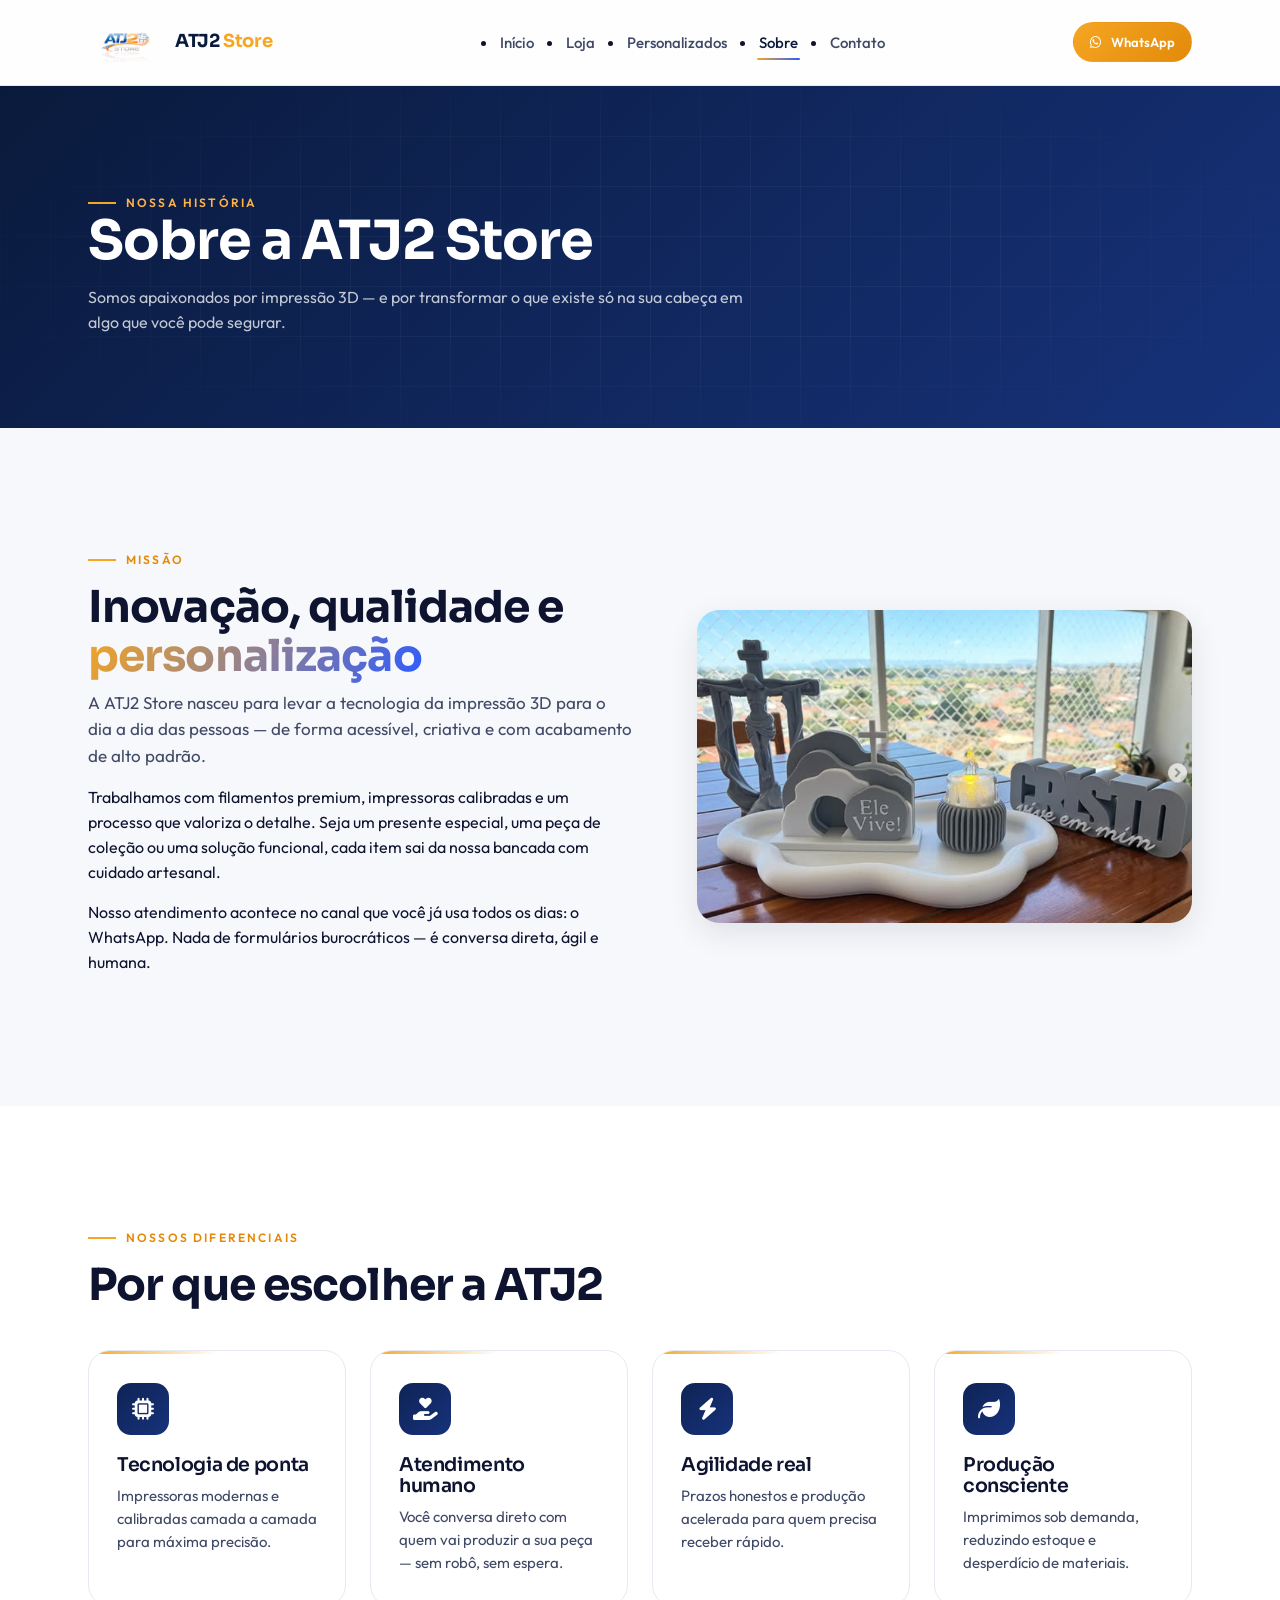
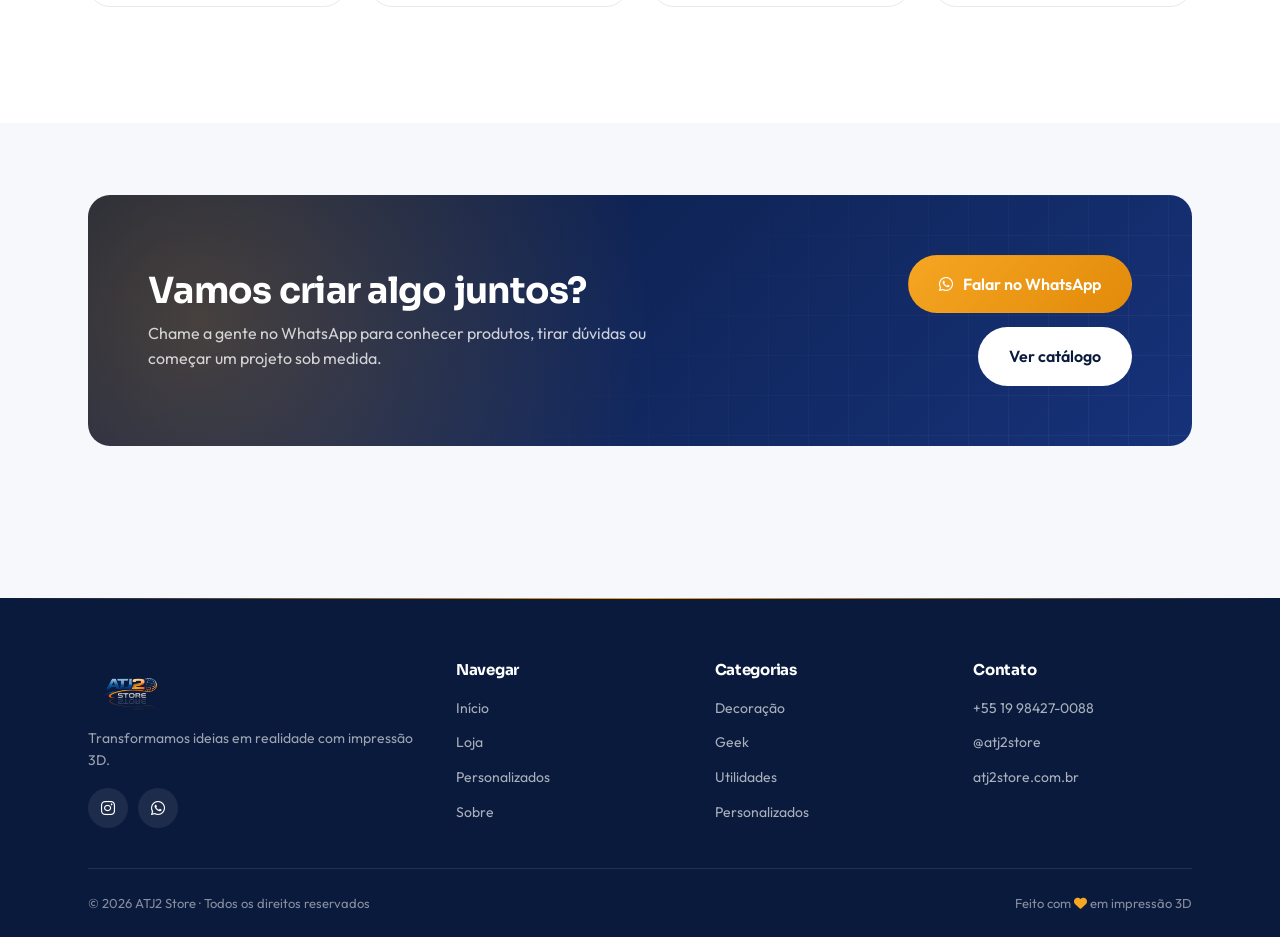
<file: sobre.html>
<!DOCTYPE html>
<html lang="pt-BR">
<head>
  <meta charset="UTF-8" />
  <meta name="viewport" content="width=device-width, initial-scale=1.0" />
  <title>Sobre Nós | ATJ2 Store</title>
  <meta name="description" content="Conheça a ATJ2 Store: missão, valores e diferenciais da impressão 3D que transforma ideias em realidade." />
  <meta name="theme-color" content="#0A1A3C" />
  <link rel="icon" type="image/png" href="images/logo.png" />
  <link rel="preconnect" href="https://fonts.googleapis.com">
  <link rel="preconnect" href="https://fonts.gstatic.com" crossorigin>
  <link href="https://fonts.googleapis.com/css2?family=Sora:wght@500;600;700&family=Outfit:wght@300;400;500;600&display=swap" rel="stylesheet">
  <link rel="stylesheet" href="https://cdnjs.cloudflare.com/ajax/libs/font-awesome/6.5.2/css/all.min.css">
  <link rel="stylesheet" href="css/styles.css" />
</head>
<body>

  <header class="site-header">
    <div class="container">
      <nav class="nav">
        <a href="index.html" class="nav__brand">
          <img src="images/logo.png" alt="ATJ2 Store" />
          <span class="nav__brand-name">ATJ2 <span>Store</span></span>
        </a>
        <ul class="nav__menu" data-testid="nav-menu">
          <li><a href="index.html"           data-nav-link>Início</a></li>
          <li><a href="loja.html"            data-nav-link>Loja</a></li>
          <li><a href="personalizados.html"  data-nav-link>Personalizados</a></li>
          <li><a href="sobre.html"           data-nav-link>Sobre</a></li>
          <li><a href="contato.html"         data-nav-link>Contato</a></li>
        </ul>
        <div class="nav__cta">
          <a class="btn btn--primary btn--sm"
             href="https://wa.me/5519984270088?text=Ol%C3%A1%2C%20vim%20pelo%20site%20atj2store.com.br"
             target="_blank" rel="noopener">
            <i class="fa-brands fa-whatsapp"></i> WhatsApp
          </a>
          <button class="nav__toggle" data-testid="nav-toggle" aria-expanded="false" aria-label="Abrir menu">
            <i class="fa-solid fa-bars"></i>
          </button>
        </div>
      </nav>
    </div>
  </header>

  <section class="page-head">
    <div class="container">
      <span class="eyebrow" style="color:#FFB347">Nossa história</span>
      <h1>Sobre a ATJ2 Store</h1>
      <p>Somos apaixonados por impressão 3D — e por transformar o que existe só na sua cabeça em algo que você pode segurar.</p>
    </div>
  </section>

  <section class="section">
    <div class="container">
      <div class="content-grid">
        <div data-reveal>
          <span class="eyebrow">Missão</span>
          <h2 class="section-title">Inovação, qualidade e <span class="text-gradient">personalização</span></h2>
          <p class="lead">A ATJ2 Store nasceu para levar a tecnologia da impressão 3D para o dia a dia das pessoas — de forma acessível, criativa e com acabamento de alto padrão.</p>
          <p>Trabalhamos com filamentos premium, impressoras calibradas e um processo que valoriza o detalhe. Seja um presente especial, uma peça de coleção ou uma solução funcional, cada item sai da nossa bancada com cuidado artesanal.</p>
          <p>Nosso atendimento acontece no canal que você já usa todos os dias: o WhatsApp. Nada de formulários burocráticos — é conversa direta, ágil e humana.</p>
        </div>
        <div data-reveal style="--d:160ms">
          <img src="images/prod-religioso.png" alt="Peças ATJ2 Store" />
        </div>
      </div>
    </div>
  </section>

  <!-- Diferenciais -->
  <section class="section" style="background:#fff">
    <div class="container">
      <div data-reveal>
        <span class="eyebrow">Nossos diferenciais</span>
        <h2 class="section-title">Por que escolher a ATJ2</h2>
      </div>
      <div class="benefits-grid" style="margin-top:40px">
        <div class="benefit" data-reveal>
          <div class="benefit__icon"><i class="fa-solid fa-microchip"></i></div>
          <h3>Tecnologia de ponta</h3>
          <p>Impressoras modernas e calibradas camada a camada para máxima precisão.</p>
        </div>
        <div class="benefit" data-reveal style="--d:120ms">
          <div class="benefit__icon"><i class="fa-solid fa-hand-holding-heart"></i></div>
          <h3>Atendimento humano</h3>
          <p>Você conversa direto com quem vai produzir a sua peça — sem robô, sem espera.</p>
        </div>
        <div class="benefit" data-reveal style="--d:240ms">
          <div class="benefit__icon"><i class="fa-solid fa-bolt"></i></div>
          <h3>Agilidade real</h3>
          <p>Prazos honestos e produção acelerada para quem precisa receber rápido.</p>
        </div>
        <div class="benefit" data-reveal style="--d:360ms">
          <div class="benefit__icon"><i class="fa-solid fa-leaf"></i></div>
          <h3>Produção consciente</h3>
          <p>Imprimimos sob demanda, reduzindo estoque e desperdício de materiais.</p>
        </div>
      </div>
    </div>
  </section>

  <!-- CTA -->
  <section class="section section--tight">
    <div class="container">
      <div class="cta-strip" data-reveal>
        <div>
          <h2>Vamos criar algo juntos?</h2>
          <p>Chame a gente no WhatsApp para conhecer produtos, tirar dúvidas ou começar um projeto sob medida.</p>
        </div>
        <div class="cta-strip__actions">
          <a class="btn btn--primary btn--lg"
             href="https://wa.me/5519984270088?text=Ol%C3%A1%2C%20vim%20pelo%20site%20atj2store.com.br%20e%20gostaria%20de%20falar%20com%20voc%C3%AAs!"
             target="_blank" rel="noopener">
            <i class="fa-brands fa-whatsapp"></i> Falar no WhatsApp
          </a>
          <a class="btn btn--light btn--lg" href="loja.html">Ver catálogo</a>
        </div>
      </div>
    </div>
  </section>

  <footer class="site-footer">
    <div class="container">
      <div class="footer-grid">
        <div class="footer-brand">
          <img src="images/logo.png" alt="ATJ2 Store" />
          <p>Transformamos ideias em realidade com impressão 3D.</p>
          <div class="footer-social">
            <a href="https://www.instagram.com/atj2store/" target="_blank" rel="noopener" aria-label="Instagram"><i class="fa-brands fa-instagram"></i></a>
            <a href="https://wa.me/5519984270088" target="_blank" rel="noopener" aria-label="WhatsApp"><i class="fa-brands fa-whatsapp"></i></a>
          </div>
        </div>
        <div class="footer-col">
          <h4>Navegar</h4>
          <ul>
            <li><a href="index.html">Início</a></li>
            <li><a href="loja.html">Loja</a></li>
            <li><a href="personalizados.html">Personalizados</a></li>
            <li><a href="sobre.html">Sobre</a></li>
          </ul>
        </div>
        <div class="footer-col">
          <h4>Categorias</h4>
          <ul>
            <li><a href="loja.html?cat=decoracao">Decoração</a></li>
            <li><a href="loja.html?cat=geek">Geek</a></li>
            <li><a href="loja.html?cat=utilidades">Utilidades</a></li>
            <li><a href="loja.html?cat=personalizados">Personalizados</a></li>
          </ul>
        </div>
        <div class="footer-col">
          <h4>Contato</h4>
          <ul>
            <li><a href="https://wa.me/5519984270088" target="_blank" rel="noopener">+55 19 98427-0088</a></li>
            <li><a href="https://www.instagram.com/atj2store/" target="_blank" rel="noopener">@atj2store</a></li>
            <li><a href="https://atj2store.com.br">atj2store.com.br</a></li>
          </ul>
        </div>
      </div>
      <div class="footer-bottom">
        <span>© <span data-year>2025</span> ATJ2 Store · Todos os direitos reservados</span>
        <span>Feito com <i class="fa-solid fa-heart" style="color:#F5A623"></i> em impressão 3D</span>
      </div>
    </div>
  </footer>

  <a class="fab-whatsapp"
     href="https://wa.me/5519984270088?text=Ol%C3%A1%2C%20vim%20pelo%20site%20atj2store.com.br"
     target="_blank" rel="noopener" aria-label="Falar no WhatsApp" data-testid="floating-whatsapp">
    <i class="fa-brands fa-whatsapp"></i>
  </a>

  <script src="js/products.js"></script>
  <script src="js/main.js"></script>
</body>
</html>
</file>
<file: css/styles.css>
/* =========================================================
   ATJ2 Store — Design System
   Paleta baseada no logo: azul profundo, laranja vibrante, prata
   Tipografia: Sora (titulos) + Outfit (corpo)
   ========================================================= */

/* ---- Reset & base ------------------------------------------------------ */
*, *::before, *::after { box-sizing: border-box; }
html { scroll-behavior: smooth; -webkit-text-size-adjust: 100%; }
body {
  margin: 0;
  font-family: "Outfit", system-ui, -apple-system, "Segoe UI", sans-serif;
  background: var(--bg);
  color: var(--ink);
  line-height: 1.55;
  overflow-x: hidden;
  -webkit-font-smoothing: antialiased;
}
img { max-width: 100%; display: block; }
a { color: inherit; text-decoration: none; }
button { font: inherit; cursor: pointer; border: 0; background: transparent; color: inherit; }
h1, h2, h3, h4 { font-family: "Sora", "Outfit", sans-serif; letter-spacing: -0.02em; margin: 0; line-height: 1.1; }
p  { margin: 0 0 1rem; }

/* ---- Tokens ------------------------------------------------------------ */
:root {
  /* Brand — extraídas e harmonizadas do logo */
  --navy-900: #0A1A3C;
  --navy-800: #0F2356;
  --navy-700: #16327A;
  --blue-500: #2E5BFF;   /* azul vivo para detalhes */
  --orange-500: #F5A623; /* laranja logo */
  --orange-600: #E38A0A;
  --silver-200: #E3E7EE;
  --silver-400: #B8C0CE;
  --silver-600: #6A7487;

  --bg: #F7F8FB;
  --surface: #FFFFFF;
  --ink: #0E1430;
  --ink-soft: #404A67;
  --line: #E6E9F2;

  --radius: 14px;
  --radius-lg: 22px;
  --shadow-sm: 0 2px 8px rgba(10,26,60,.06);
  --shadow-md: 0 10px 30px rgba(10,26,60,.10);
  --shadow-lg: 0 25px 60px rgba(10,26,60,.18);

  --container: 1200px;
  --page-px: clamp(20px, 4vw, 48px);
}

/* ---- Layout helpers ---------------------------------------------------- */
.container { max-width: var(--container); margin-inline: auto; padding-inline: var(--page-px); }
.section   { padding-block: clamp(64px, 9vw, 120px); }
.section--tight { padding-block: clamp(40px, 6vw, 72px); }

.eyebrow {
  display: inline-flex; align-items: center; gap: 10px;
  font-size: 12px; font-weight: 600; letter-spacing: .18em; text-transform: uppercase;
  color: var(--orange-600);
}
.eyebrow::before {
  content: ""; width: 28px; height: 2px; background: var(--orange-500); display: inline-block;
}

.section-title {
  font-size: clamp(28px, 4vw, 44px);
  font-weight: 700;
  color: var(--ink);
  margin-block: 14px 10px;
}
.section-lead {
  max-width: 60ch; color: var(--ink-soft); font-size: clamp(15px, 1.4vw, 17px);
}

/* ---- Buttons ----------------------------------------------------------- */
.btn {
  --bg: var(--navy-800); --fg: #fff; --bd: var(--navy-800);
  display: inline-flex; align-items: center; justify-content: center; gap: 10px;
  padding: 12px 22px; border-radius: 999px;
  background: var(--bg); color: var(--fg); border: 1.5px solid var(--bd);
  font-weight: 600; font-size: 15px;
  transition: transform .25s ease, box-shadow .25s ease, background .25s ease, color .25s ease;
  white-space: nowrap;
}
.btn:hover { transform: translateY(-2px); box-shadow: var(--shadow-md); }
.btn--primary { --bg: linear-gradient(135deg, var(--orange-500), var(--orange-600)); --fg: #fff; --bd: transparent; }
.btn--primary:hover { filter: brightness(1.05); }
.btn--ghost   { --bg: transparent; --fg: var(--navy-800); --bd: var(--silver-400); }
.btn--ghost:hover { --bd: var(--navy-800); }
.btn--light   { --bg: #fff; --fg: var(--navy-900); --bd: transparent; }
.btn--whatsapp { --bg: linear-gradient(135deg, #25D366, #128C7E); --fg: #fff; --bd: transparent; box-shadow: 0 10px 24px rgba(37,211,102,.35); }
.btn--lg   { padding: 16px 30px; font-size: 16px; }
.btn--sm   { padding: 9px 16px; font-size: 13px; }

/* ---- Chips / Filters --------------------------------------------------- */
.chip {
  display: inline-flex; align-items: center; gap: 8px;
  padding: 10px 18px; border-radius: 999px;
  background: var(--surface); color: var(--ink-soft);
  border: 1.5px solid var(--line); font-weight: 500; font-size: 14px;
  transition: all .2s ease;
}
.chip:hover { border-color: var(--navy-700); color: var(--navy-800); }
.chip.is-active {
  background: var(--navy-900); color: #fff; border-color: var(--navy-900);
}
.chip--sm { padding: 8px 14px; font-size: 13px; }

/* ---- Header / Nav ------------------------------------------------------ */
.site-header {
  position: sticky; top: 0; z-index: 50;
  background: rgba(255,255,255,.82);
  backdrop-filter: blur(16px);
  -webkit-backdrop-filter: blur(16px);
  border-bottom: 1px solid var(--line);
}
.nav {
  display: flex; align-items: center; justify-content: space-between;
  gap: 24px; padding-block: 14px;
}
.nav__brand { display: flex; align-items: center; gap: 12px; }
.nav__brand img { height: 46px; width: auto; }
.nav__brand-name { font-family: "Sora", sans-serif; font-weight: 700; font-size: 18px; color: var(--navy-900); letter-spacing: -.02em; }
.nav__brand-name span { color: var(--orange-500); }

.nav__menu {
  display: flex; align-items: center; gap: 28px;
}
.nav__menu a {
  font-size: 15px; font-weight: 500; color: var(--ink-soft); position: relative; padding: 6px 2px;
  transition: color .2s ease;
}
.nav__menu a:hover,
.nav__menu a.is-active { color: var(--navy-900); }
.nav__menu a.is-active::after {
  content: ""; position: absolute; left: 0; right: 0; bottom: -2px; height: 2px;
  background: linear-gradient(90deg, var(--orange-500), var(--blue-500));
  border-radius: 2px;
}
.nav__cta { display: flex; align-items: center; gap: 10px; }

.nav__toggle {
  display: none; width: 42px; height: 42px; border-radius: 12px;
  background: var(--navy-900); color: #fff; align-items: center; justify-content: center;
}

@media (max-width: 900px) {
  .nav__toggle { display: inline-flex; }
  .nav__cta .btn:not(.nav__toggle) { display: none; }
  .nav__menu {
    position: absolute; top: 100%; left: 0; right: 0;
    flex-direction: column; align-items: stretch; gap: 0;
    background: #fff; padding: 12px var(--page-px) 24px;
    border-bottom: 1px solid var(--line);
    transform: translateY(-8px); opacity: 0; pointer-events: none;
    transition: all .22s ease;
  }
  .nav__menu.is-open { transform: translateY(0); opacity: 1; pointer-events: auto; }
  .nav__menu a { padding: 14px 4px; border-bottom: 1px solid var(--line); font-size: 16px; }
  .nav__menu .btn { margin-top: 14px; align-self: flex-start; }
}

/* ---- Hero -------------------------------------------------------------- */
.hero {
  position: relative; overflow: hidden; isolation: isolate;
  background: radial-gradient(ellipse at 80% 10%, #1b3278 0%, var(--navy-900) 60%);
  color: #fff;
  padding: clamp(70px, 10vw, 140px) 0 clamp(90px, 12vw, 160px);
}
.hero::before {
  /* grade wireframe de fundo */
  content: ""; position: absolute; inset: 0; z-index: -1;
  background-image:
    linear-gradient(rgba(255,255,255,.05) 1px, transparent 1px),
    linear-gradient(90deg, rgba(255,255,255,.05) 1px, transparent 1px);
  background-size: 60px 60px;
  mask-image: radial-gradient(ellipse at center, #000 40%, transparent 85%);
}
.hero::after {
  content: ""; position: absolute; inset: 0; z-index: -1;
  background:
    radial-gradient(600px 400px at 15% 110%, rgba(245,166,35,.25), transparent 60%),
    radial-gradient(500px 400px at 95% 10%, rgba(46,91,255,.28), transparent 60%);
}
.hero__inner { display: grid; grid-template-columns: 1.15fr 1fr; gap: 60px; align-items: center; }
@media (max-width: 900px) { .hero__inner { grid-template-columns: 1fr; gap: 40px; } }

.hero__title {
  font-size: clamp(34px, 5.5vw, 68px); font-weight: 700; line-height: 1.02;
  letter-spacing: -.03em;
}
.hero__title em {
  font-style: normal;
  background: linear-gradient(120deg, var(--orange-500), #FFD56B);
  -webkit-background-clip: text; background-clip: text; color: transparent;
}
.hero__subtitle {
  margin-top: 22px; font-size: clamp(16px, 1.6vw, 19px);
  color: rgba(255,255,255,.78); max-width: 52ch;
}
.hero__actions { display: flex; flex-wrap: wrap; gap: 14px; margin-top: 36px; }
.hero__stats {
  display: flex; gap: 36px; margin-top: 48px; flex-wrap: wrap;
}
.hero__stat strong {
  display: block; font-family: "Sora"; font-size: 30px; font-weight: 700; color: #fff;
}
.hero__stat span { font-size: 13px; color: rgba(255,255,255,.6); letter-spacing: .06em; text-transform: uppercase; }

.hero__visual {
  position: relative;
  aspect-ratio: 1/1; max-width: 520px; margin-inline: auto; width: 100%;
}
.hero__visual-ring {
  position: absolute; inset: 0; border-radius: 50%;
  background: conic-gradient(from 180deg, transparent 0, rgba(245,166,35,.7) 15%, transparent 40%, rgba(46,91,255,.6) 60%, transparent 85%);
  filter: blur(30px); opacity: .7;
  animation: ringRotate 18s linear infinite;
}
@keyframes ringRotate { to { transform: rotate(360deg); } }
.hero__visual-logo {
  position: absolute; inset: 10%;
  display: flex; align-items: center; justify-content: center;
  border-radius: 50%;
  background: radial-gradient(circle at 30% 30%, rgba(255,255,255,.10), rgba(255,255,255,.02));
  backdrop-filter: blur(8px);
  border: 1px solid rgba(255,255,255,.12);
}
.hero__visual-logo img { width: 78%; height: auto; filter: drop-shadow(0 20px 40px rgba(0,0,0,.5)); }
.hero__visual-float {
  position: absolute; background: rgba(255,255,255,.08);
  border: 1px solid rgba(255,255,255,.18);
  backdrop-filter: blur(12px);
  border-radius: 14px; padding: 12px 16px;
  display: flex; align-items: center; gap: 10px; font-size: 13px; color: #fff;
  box-shadow: var(--shadow-lg);
  animation: float 6s ease-in-out infinite;
}
.hero__visual-float i { color: var(--orange-500); font-size: 18px; }
.hero__visual-float--1 { top: 8%; left: -6%; animation-delay: 0s; }
.hero__visual-float--2 { bottom: 12%; right: -4%; animation-delay: 1.5s; }
.hero__visual-float--3 { bottom: -2%; left: 18%; animation-delay: 3s; }
@keyframes float {
  0%, 100% { transform: translateY(0); }
  50%      { transform: translateY(-10px); }
}

/* ---- Product cards ----------------------------------------------------- */
.products-grid {
  display: grid; grid-template-columns: repeat(auto-fill, minmax(250px, 1fr));
  gap: clamp(20px, 2.5vw, 32px);
}
.product-card {
  background: var(--surface); border-radius: var(--radius-lg);
  overflow: hidden; border: 1px solid var(--line);
  transition: transform .3s ease, box-shadow .3s ease, border-color .3s ease;
  display: flex; flex-direction: column;
}
.product-card:hover { transform: translateY(-4px); box-shadow: var(--shadow-md); border-color: transparent; }
.product-card__media {
  position: relative; aspect-ratio: 1/1; overflow: hidden;
  background: linear-gradient(135deg, #f0f3fa, #e3e9f5); display: block;
}
.product-card__media img {
  width: 100%; height: 100%; object-fit: cover;
  transition: transform .5s ease;
}
.product-card:hover .product-card__media img { transform: scale(1.06); }
.product-card__tag {
  position: absolute; top: 14px; left: 14px;
  background: rgba(10,26,60,.85); color: #fff;
  padding: 5px 12px; border-radius: 999px; font-size: 11px; font-weight: 600;
  letter-spacing: .04em; text-transform: uppercase;
  backdrop-filter: blur(6px);
}
.product-card__body { padding: 20px; display: flex; flex-direction: column; gap: 10px; flex: 1; }
.product-card__title {
  font-family: "Sora"; font-size: 17px; font-weight: 600; color: var(--ink);
  line-height: 1.25;
}
.product-card__price {
  font-family: "Sora"; font-size: 22px; font-weight: 700; color: var(--navy-800);
}
.product-card__actions {
  margin-top: auto; display: flex; gap: 8px; flex-wrap: wrap;
}
.product-card__actions .btn { flex: 1; padding: 10px 14px; font-size: 13px; }

/* ---- Categories cards -------------------------------------------------- */
.cats-grid {
  display: grid; grid-template-columns: repeat(auto-fit, minmax(220px, 1fr));
  gap: 18px;
}
.cat-card {
  position: relative; overflow: hidden;
  background: var(--surface); border: 1px solid var(--line);
  border-radius: var(--radius-lg); padding: 28px 24px;
  display: flex; align-items: center; gap: 18px;
  transition: transform .3s ease, box-shadow .3s ease;
}
.cat-card::before {
  content: ""; position: absolute; inset: 0;
  background: linear-gradient(135deg, var(--navy-900), var(--navy-700));
  opacity: 0; transition: opacity .3s ease;
}
.cat-card:hover { transform: translateY(-4px); box-shadow: var(--shadow-md); color: #fff; }
.cat-card:hover::before { opacity: 1; }
.cat-card > * { position: relative; z-index: 1; }
.cat-card__icon {
  width: 56px; height: 56px; border-radius: 16px;
  background: linear-gradient(135deg, var(--orange-500), var(--orange-600));
  display: grid; place-items: center; color: #fff; font-size: 22px;
  box-shadow: 0 10px 20px rgba(245,166,35,.35);
}
.cat-card__label { font-family: "Sora"; font-weight: 600; font-size: 18px; flex: 1; }
.cat-card__arrow {
  width: 36px; height: 36px; border-radius: 50%;
  background: var(--silver-200); display: grid; place-items: center;
  transition: all .3s ease;
}
.cat-card:hover .cat-card__arrow { background: var(--orange-500); color: #fff; transform: translateX(4px); }

/* ---- Benefits ---------------------------------------------------------- */
.benefits-grid {
  display: grid; grid-template-columns: repeat(auto-fit, minmax(240px, 1fr)); gap: 24px;
}
.benefit {
  background: var(--surface); border-radius: var(--radius-lg);
  padding: 32px 28px; border: 1px solid var(--line);
  position: relative; overflow: hidden;
}
.benefit::after {
  content: ""; position: absolute; top: 0; left: 0; width: 50%; height: 3px;
  background: linear-gradient(90deg, var(--orange-500), transparent);
}
.benefit__icon {
  width: 52px; height: 52px; border-radius: 14px;
  background: linear-gradient(135deg, var(--navy-800), var(--navy-700));
  display: grid; place-items: center; color: #fff; font-size: 22px;
  margin-bottom: 20px;
}
.benefit h3 { font-size: 19px; font-weight: 600; margin-bottom: 8px; color: var(--ink); }
.benefit p { margin: 0; color: var(--ink-soft); font-size: 15px; }

/* ---- CTA strip (whatsapp) --------------------------------------------- */
.cta-strip {
  background:
    radial-gradient(circle at 10% 50%, rgba(245,166,35,.25), transparent 45%),
    linear-gradient(135deg, var(--navy-900), var(--navy-700));
  border-radius: var(--radius-lg);
  padding: clamp(36px, 5vw, 60px);
  color: #fff;
  display: grid; grid-template-columns: 1.5fr 1fr; gap: 36px; align-items: center;
  position: relative; overflow: hidden;
}
.cta-strip::before {
  content: ""; position: absolute; inset: 0;
  background-image:
    linear-gradient(rgba(255,255,255,.05) 1px, transparent 1px),
    linear-gradient(90deg, rgba(255,255,255,.05) 1px, transparent 1px);
  background-size: 40px 40px;
  mask-image: linear-gradient(135deg, transparent 40%, #000);
}
.cta-strip > * { position: relative; }
.cta-strip h2 { font-size: clamp(24px, 3vw, 36px); line-height: 1.15; margin-bottom: 10px; }
.cta-strip p  { color: rgba(255,255,255,.78); max-width: 50ch; margin: 0; }
.cta-strip__actions { display: flex; flex-wrap: wrap; gap: 14px; justify-content: flex-end; }
@media (max-width: 760px) {
  .cta-strip { grid-template-columns: 1fr; }
  .cta-strip__actions { justify-content: flex-start; }
}

/* ---- Page header (interior pages) ------------------------------------- */
.page-head {
  background: linear-gradient(135deg, var(--navy-900) 0%, var(--navy-700) 100%);
  color: #fff; padding: clamp(60px, 8vw, 100px) 0 clamp(50px, 6vw, 80px);
  position: relative; overflow: hidden;
}
.page-head::before {
  content: ""; position: absolute; inset: 0;
  background-image:
    linear-gradient(rgba(255,255,255,.04) 1px, transparent 1px),
    linear-gradient(90deg, rgba(255,255,255,.04) 1px, transparent 1px);
  background-size: 50px 50px;
  mask-image: radial-gradient(ellipse at center, #000 40%, transparent 85%);
}
.page-head h1 { font-size: clamp(32px, 5vw, 54px); position: relative; }
.page-head p  { position: relative; color: rgba(255,255,255,.75); max-width: 60ch; margin-top: 14px; }

/* ---- Product detail ---------------------------------------------------- */
.breadcrumb {
  display: flex; align-items: center; gap: 8px; font-size: 13px;
  color: var(--ink-soft); margin-bottom: 28px; flex-wrap: wrap;
}
.breadcrumb a:hover { color: var(--navy-800); text-decoration: underline; }
.breadcrumb i { font-size: 9px; color: var(--silver-400); }

.product-detail {
  display: grid; grid-template-columns: 1.1fr 1fr; gap: clamp(30px, 4vw, 60px);
  align-items: start;
}
@media (max-width: 900px) { .product-detail { grid-template-columns: 1fr; } }

.product-detail__media {
  position: relative; border-radius: var(--radius-lg); overflow: hidden;
  background: linear-gradient(135deg, #f0f3fa, #e3e9f5);
  aspect-ratio: 1/1;
}
.product-detail__media img { width: 100%; height: 100%; object-fit: cover; }
.product-detail__badge {
  position: absolute; top: 18px; left: 18px;
  background: rgba(10,26,60,.85); color: #fff;
  padding: 6px 14px; border-radius: 999px; font-size: 11px; font-weight: 600;
  letter-spacing: .06em; text-transform: uppercase;
}

.product-detail__title { font-size: clamp(26px, 3.2vw, 38px); margin-bottom: 12px; }
.product-detail__price {
  font-family: "Sora"; font-weight: 700; font-size: 36px; color: var(--navy-800);
  margin-bottom: 20px;
}
.product-detail__desc { color: var(--ink-soft); font-size: 16px; line-height: 1.7; }

.variation { margin-top: 22px; }
.variation__label {
  display: block; font-size: 13px; font-weight: 600; letter-spacing: .04em;
  text-transform: uppercase; color: var(--ink-soft); margin-bottom: 10px;
}
.variation__options { display: flex; flex-wrap: wrap; gap: 8px; }

.product-detail__meta {
  margin-top: 28px; padding: 18px; border-radius: 14px;
  background: var(--bg); display: flex; flex-wrap: wrap; gap: 20px;
  font-size: 14px; color: var(--ink-soft);
}
.product-detail__meta i { color: var(--orange-500); margin-right: 6px; }
.product-detail__meta strong { color: var(--navy-800); }

.product-detail .btn--whatsapp { margin-top: 28px; width: 100%; }
.product-detail__back {
  display: inline-flex; align-items: center; gap: 8px; margin-top: 18px;
  color: var(--ink-soft); font-size: 14px;
}
.product-detail__back:hover { color: var(--navy-800); }

/* ---- Custom / About content ------------------------------------------- */
.content-grid {
  display: grid; grid-template-columns: 1.1fr 1fr; gap: clamp(30px, 5vw, 70px);
  align-items: center;
}
@media (max-width: 900px) { .content-grid { grid-template-columns: 1fr; } }
.content-grid img { border-radius: var(--radius-lg); box-shadow: var(--shadow-md); }

.steps { list-style: none; padding: 0; margin: 32px 0 0; counter-reset: step; display: grid; gap: 18px; }
.steps li {
  counter-increment: step;
  background: var(--surface); border: 1px solid var(--line);
  border-radius: var(--radius); padding: 20px 20px 20px 72px;
  position: relative;
}
.steps li::before {
  content: counter(step, decimal-leading-zero);
  position: absolute; left: 18px; top: 50%; transform: translateY(-50%);
  font-family: "Sora"; font-weight: 700; font-size: 24px; color: var(--orange-500);
}
.steps strong { display: block; color: var(--ink); margin-bottom: 4px; font-size: 16px; }
.steps p { margin: 0; color: var(--ink-soft); font-size: 14.5px; }

/* ---- Contact cards ----------------------------------------------------- */
.contact-grid {
  display: grid; grid-template-columns: repeat(auto-fit, minmax(260px, 1fr));
  gap: 20px;
}
.contact-card {
  background: var(--surface); border: 1px solid var(--line); border-radius: var(--radius-lg);
  padding: 32px 26px; text-align: center;
  transition: transform .25s ease, box-shadow .25s ease;
}
.contact-card:hover { transform: translateY(-4px); box-shadow: var(--shadow-md); }
.contact-card__icon {
  width: 64px; height: 64px; border-radius: 20px; margin: 0 auto 18px;
  display: grid; place-items: center; font-size: 26px; color: #fff;
}
.contact-card__icon--wa { background: linear-gradient(135deg, #25D366, #128C7E); }
.contact-card__icon--ig { background: linear-gradient(135deg, #F58529, #DD2A7B, #8134AF); }
.contact-card__icon--site { background: linear-gradient(135deg, var(--navy-800), var(--blue-500)); }
.contact-card h3 { font-size: 18px; margin-bottom: 6px; }
.contact-card p  { color: var(--ink-soft); font-size: 14px; margin-bottom: 18px; }

/* ---- Empty state ------------------------------------------------------- */
.empty-state {
  text-align: center; padding: 80px 20px; color: var(--ink-soft);
}
.empty-state i { font-size: 48px; color: var(--orange-500); margin-bottom: 16px; }
.empty-state h2 { margin-bottom: 8px; color: var(--ink); }

/* ---- Shop toolbar ------------------------------------------------------ */
.shop-toolbar {
  display: flex; flex-wrap: wrap; gap: 10px; margin-bottom: 32px;
}

/* ---- Footer ------------------------------------------------------------ */
.site-footer {
  background: var(--navy-900); color: rgba(255,255,255,.78);
  padding: 64px 0 24px; margin-top: 80px;
  position: relative; overflow: hidden;
}
.site-footer::before {
  content: ""; position: absolute; top: 0; left: 0; right: 0; height: 1px;
  background: linear-gradient(90deg, transparent, var(--orange-500), transparent);
}
.footer-grid {
  display: grid; grid-template-columns: 1.5fr 1fr 1fr 1fr; gap: 40px;
  padding-bottom: 40px; border-bottom: 1px solid rgba(255,255,255,.1);
}
@media (max-width: 760px) { .footer-grid { grid-template-columns: 1fr 1fr; } }
@media (max-width: 460px) { .footer-grid { grid-template-columns: 1fr; } }
.footer-brand img { height: 52px; margin-bottom: 14px; }
.footer-brand p   { color: rgba(255,255,255,.6); font-size: 14px; max-width: 40ch; }
.footer-col h4    { color: #fff; font-size: 15px; margin-bottom: 16px; font-family: "Sora"; }
.footer-col ul    { list-style: none; padding: 0; margin: 0; display: grid; gap: 10px; }
.footer-col a     { font-size: 14px; color: rgba(255,255,255,.65); transition: color .2s; }
.footer-col a:hover { color: var(--orange-500); }
.footer-social { display: flex; gap: 10px; margin-top: 14px; }
.footer-social a {
  width: 40px; height: 40px; border-radius: 50%;
  background: rgba(255,255,255,.08); display: grid; place-items: center;
  color: #fff; transition: all .2s;
}
.footer-social a:hover { background: var(--orange-500); transform: translateY(-2px); }
.footer-bottom {
  padding-top: 24px; display: flex; justify-content: space-between; flex-wrap: wrap; gap: 12px;
  font-size: 13px; color: rgba(255,255,255,.5);
}

/* ---- Floating WhatsApp ------------------------------------------------- */
.fab-whatsapp {
  position: fixed; right: 22px; bottom: 22px; z-index: 60;
  width: 62px; height: 62px; border-radius: 50%;
  background: linear-gradient(135deg, #25D366, #128C7E);
  color: #fff; display: grid; place-items: center; font-size: 28px;
  box-shadow: 0 14px 30px rgba(37,211,102,.45);
  opacity: 0; transform: translateY(16px) scale(.9); pointer-events: none;
  transition: opacity .3s ease, transform .3s ease;
}
.fab-whatsapp.is-visible { opacity: 1; transform: translateY(0) scale(1); pointer-events: auto; }
.fab-whatsapp::before {
  content: ""; position: absolute; inset: -6px; border-radius: 50%;
  border: 2px solid rgba(37,211,102,.5); animation: pulse 2.2s ease-out infinite;
}
@keyframes pulse {
  0% { transform: scale(.9); opacity: .7; }
  100% { transform: scale(1.25); opacity: 0; }
}
.fab-whatsapp:hover { transform: scale(1.06); }

/* ---- Reveal animation -------------------------------------------------- */
[data-reveal] {
  opacity: 0; transform: translateY(22px);
  transition: opacity .7s ease var(--d, 0ms), transform .7s ease var(--d, 0ms);
}
[data-reveal].is-visible { opacity: 1; transform: translateY(0); }

/* ---- Utilities --------------------------------------------------------- */
.text-gradient {
  background: linear-gradient(120deg, var(--orange-500), var(--blue-500));
  -webkit-background-clip: text; background-clip: text; color: transparent;
}
.lead { font-size: 17px; color: var(--ink-soft); }
.gap-md { display: flex; gap: 12px; flex-wrap: wrap; }

/* ---- Selection style --------------------------------------------------- */
::selection { background: var(--orange-500); color: #fff; }
</file>
